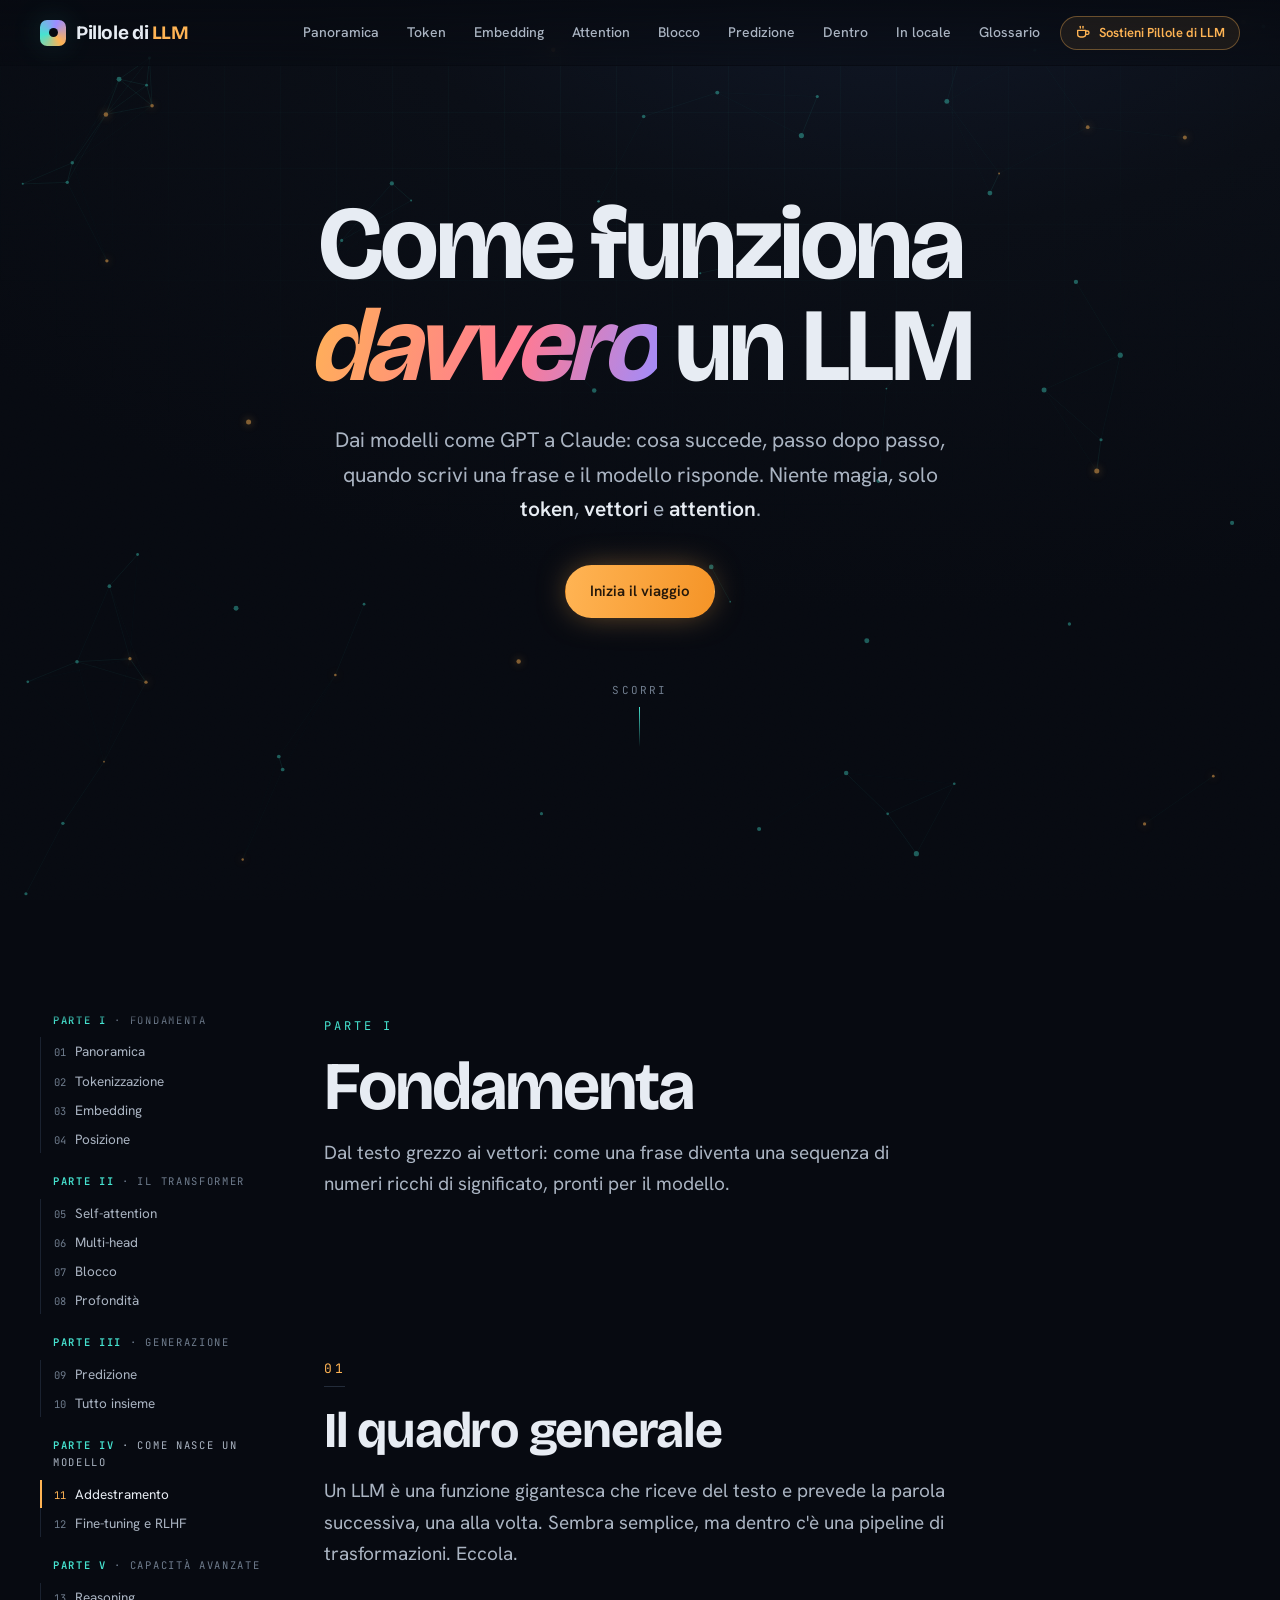
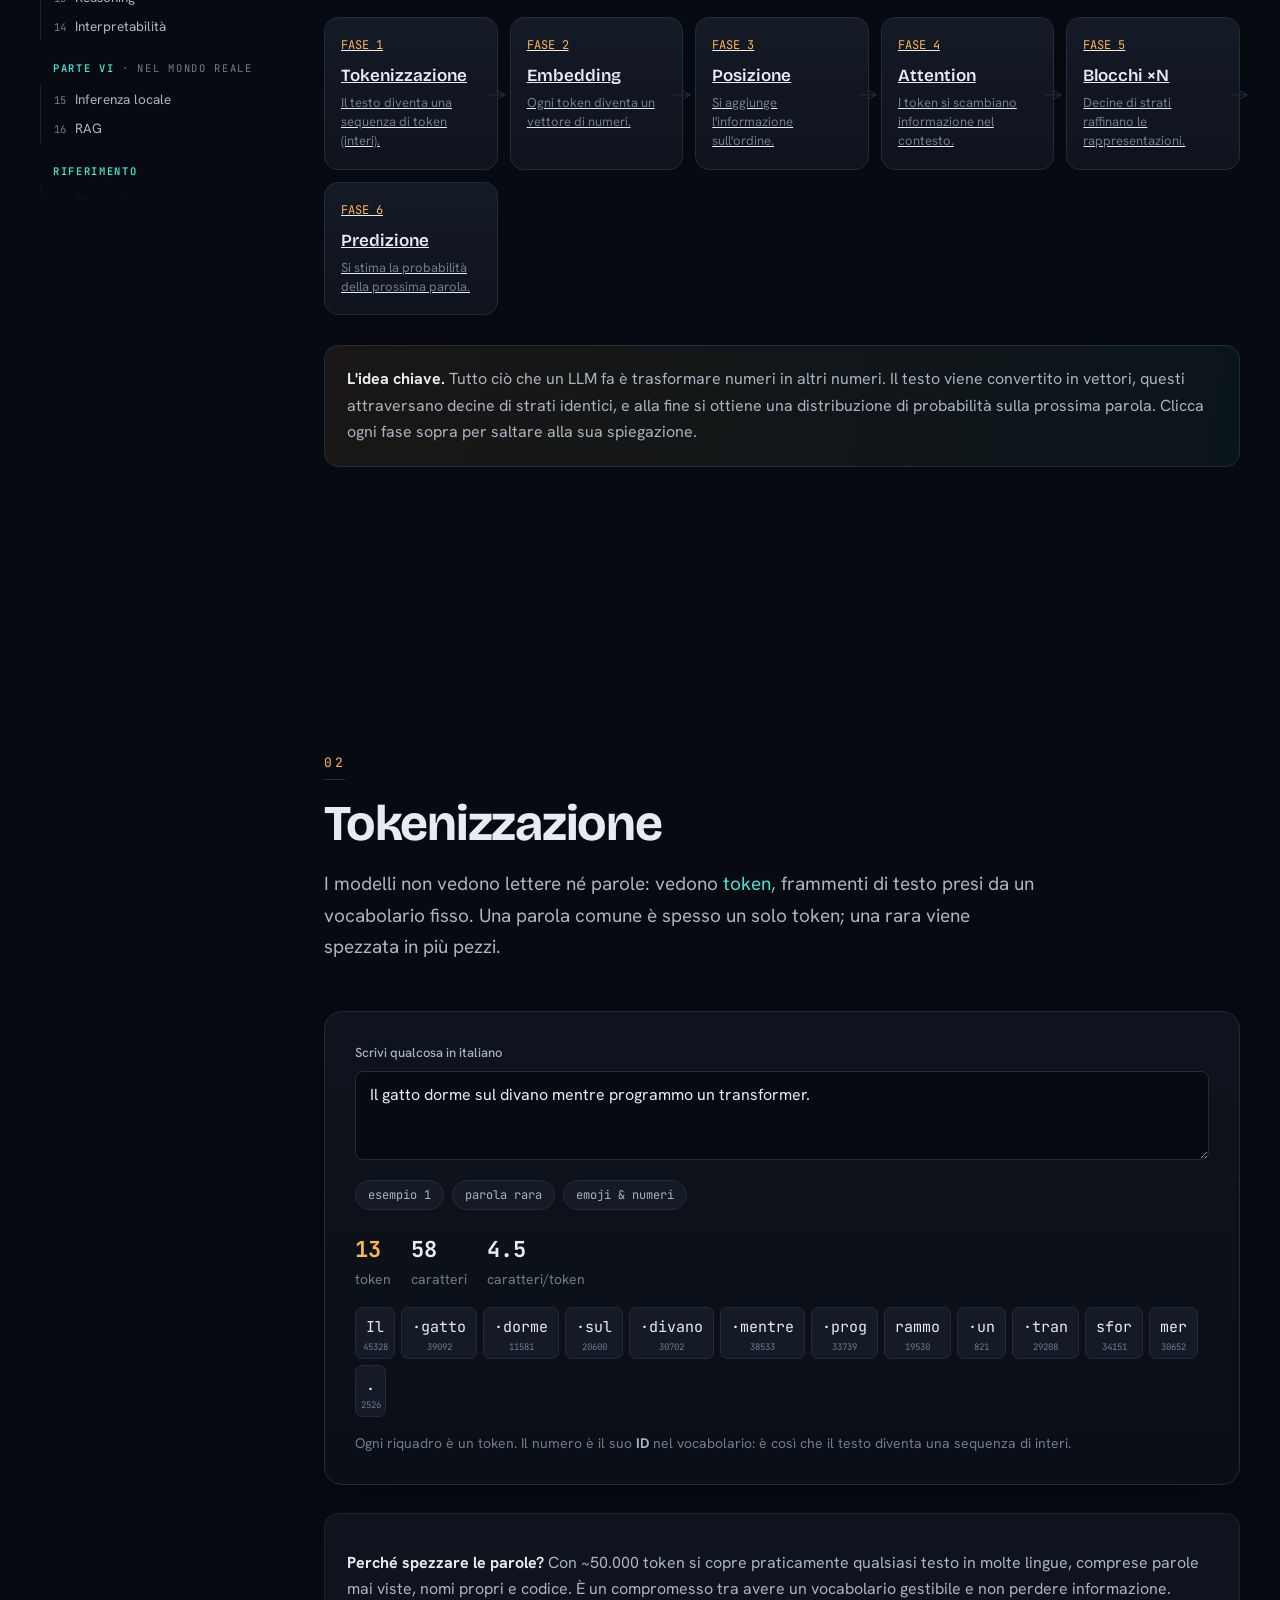
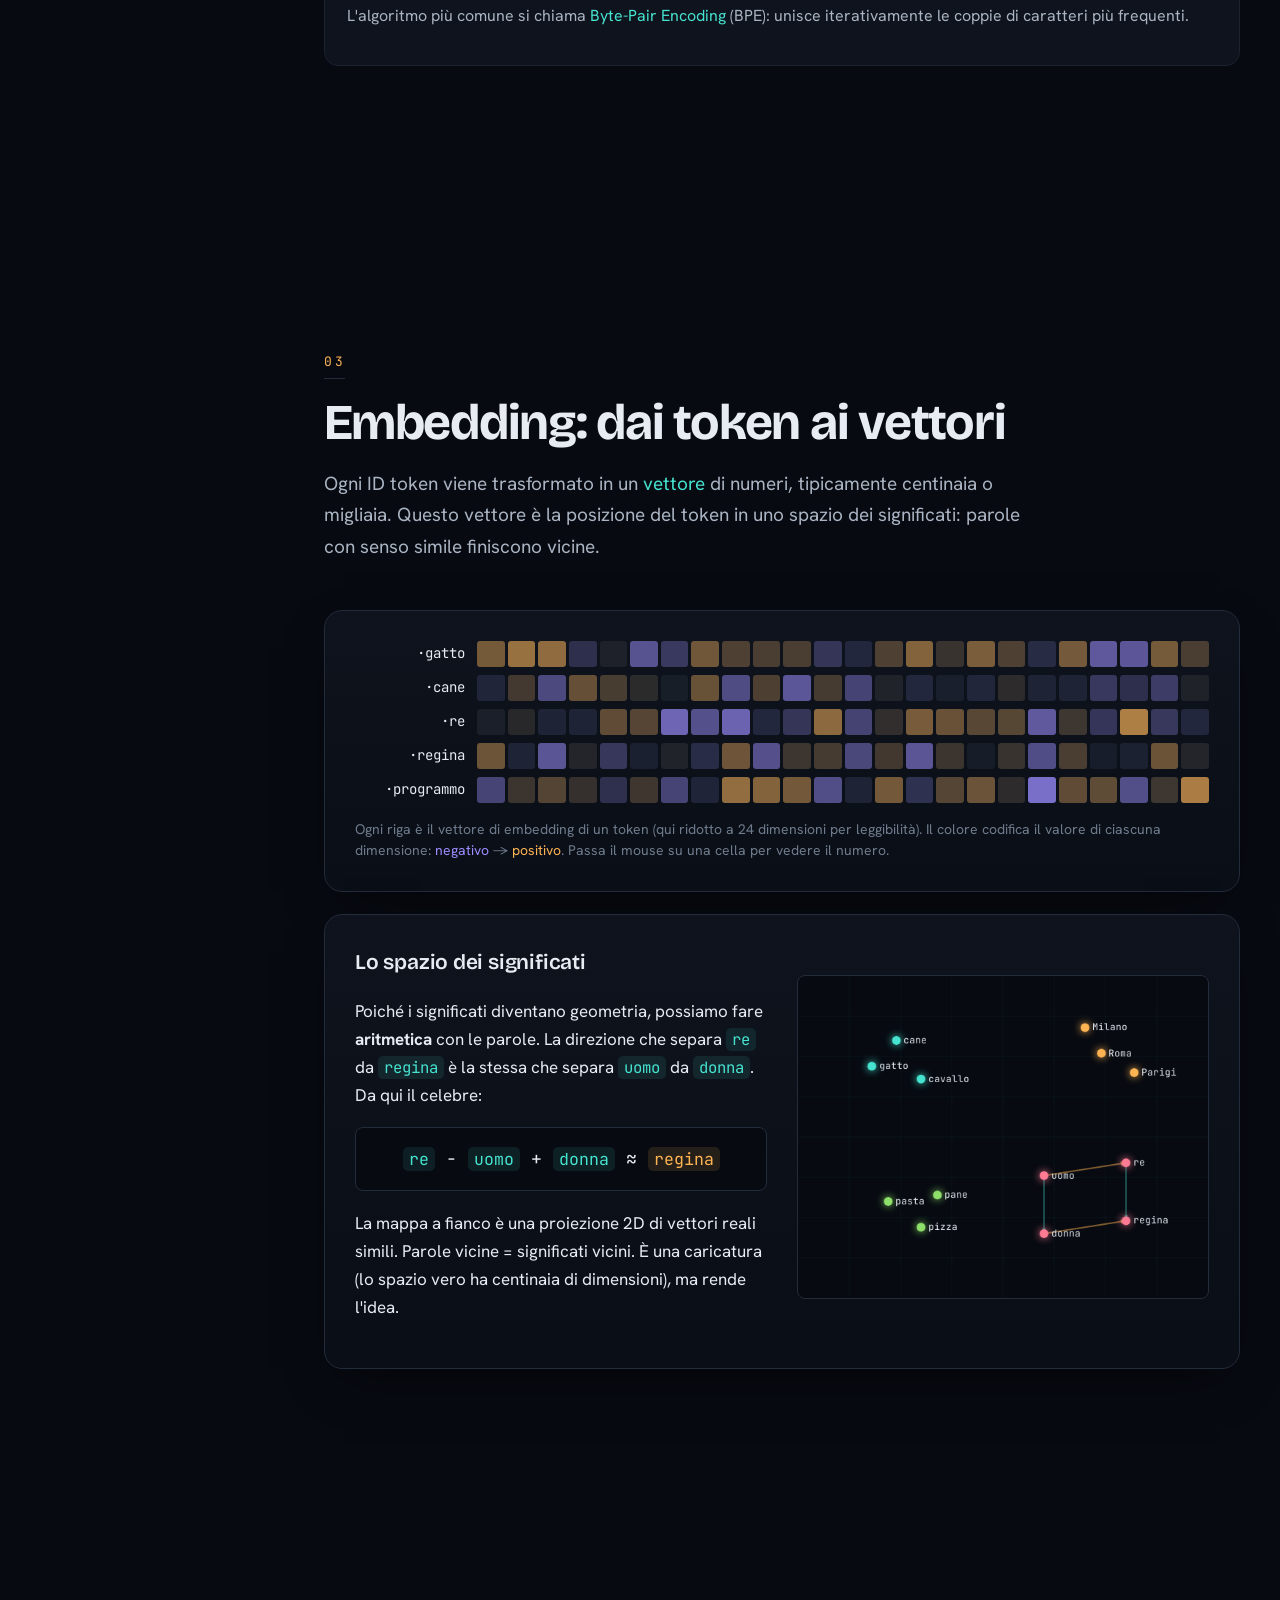
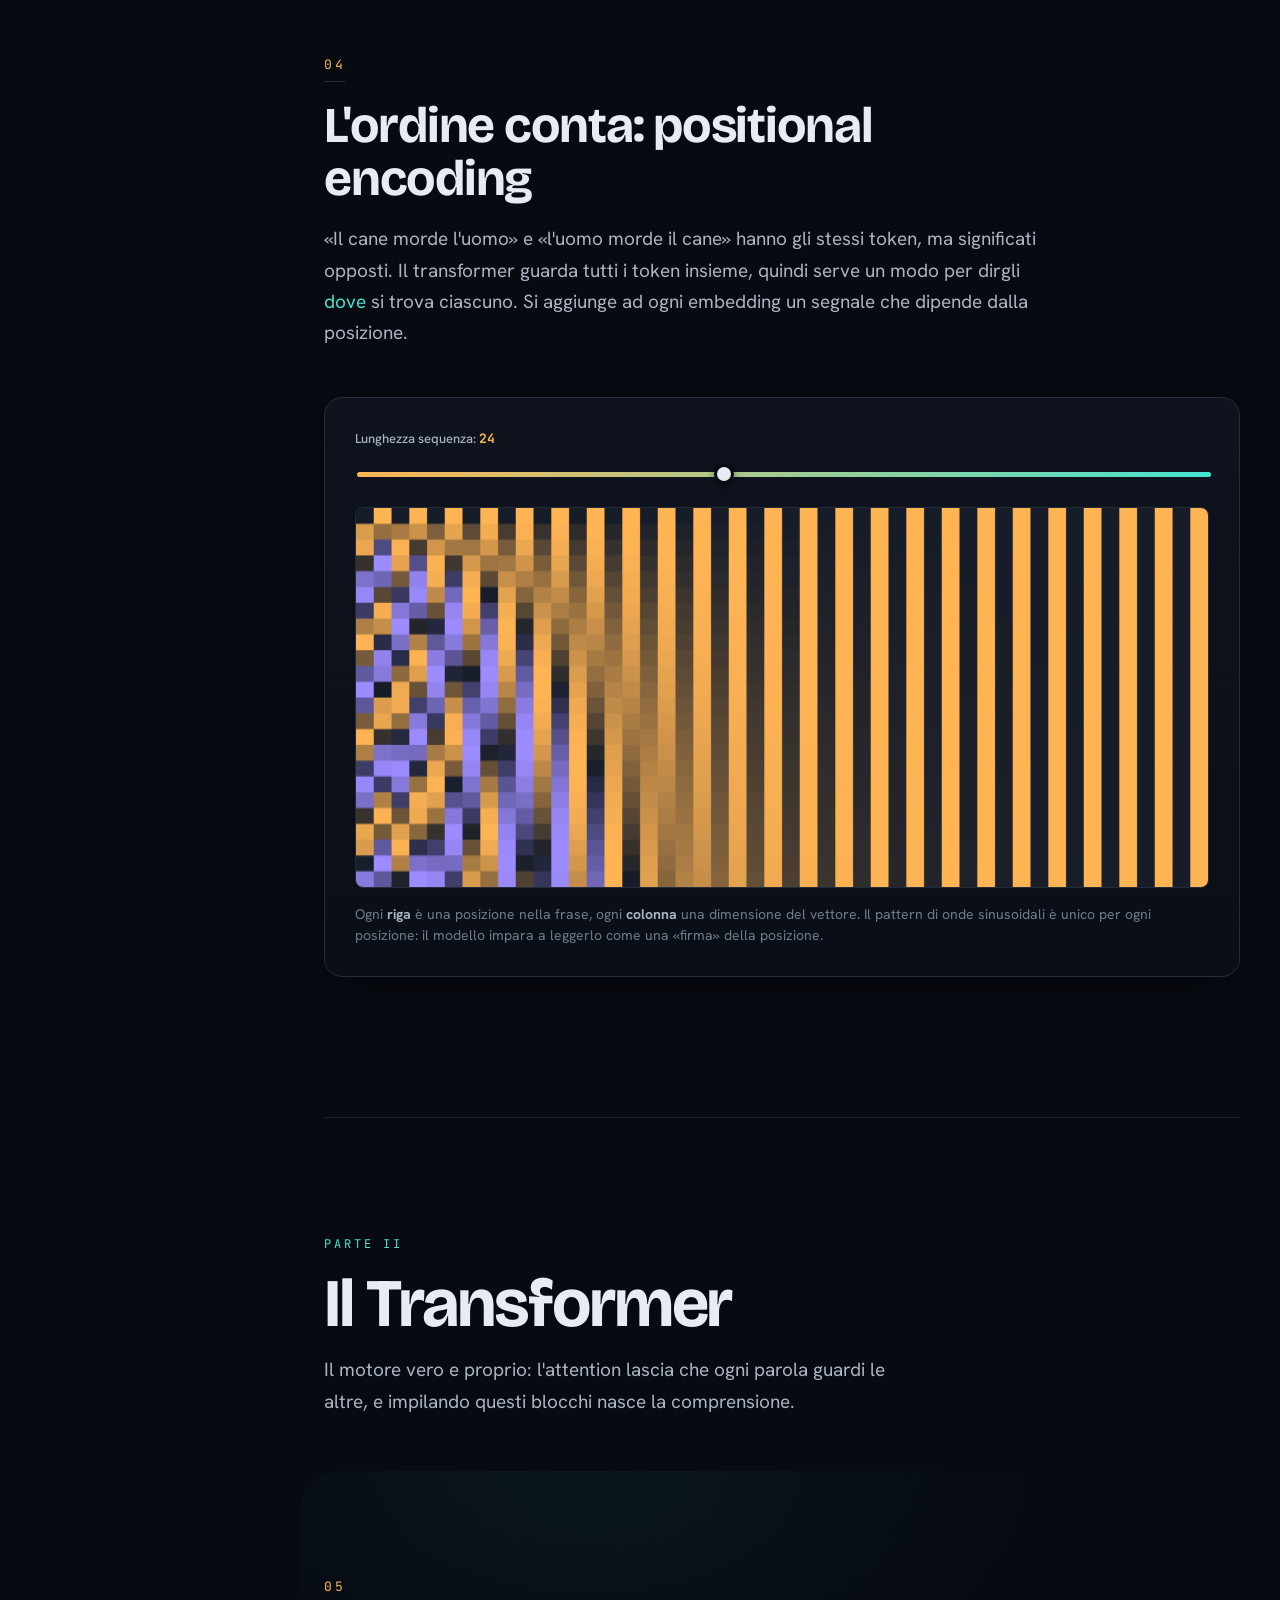
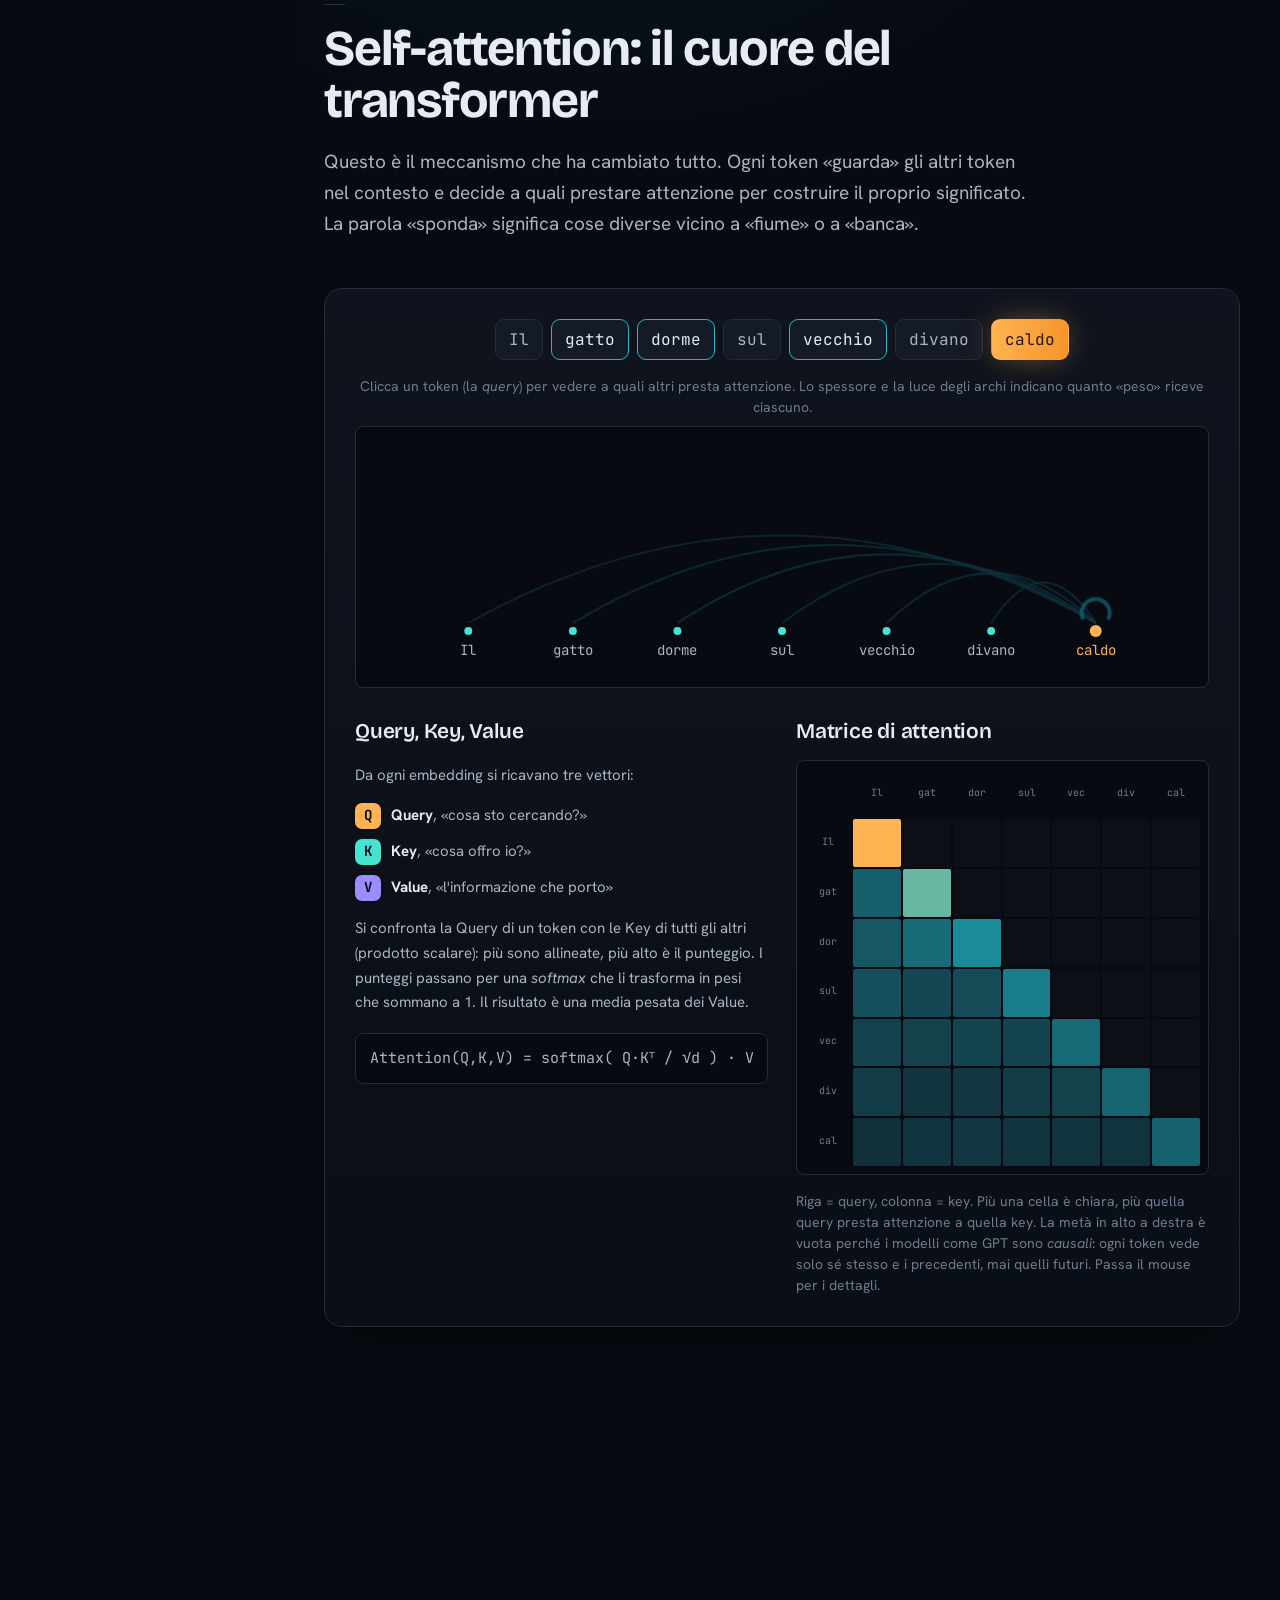
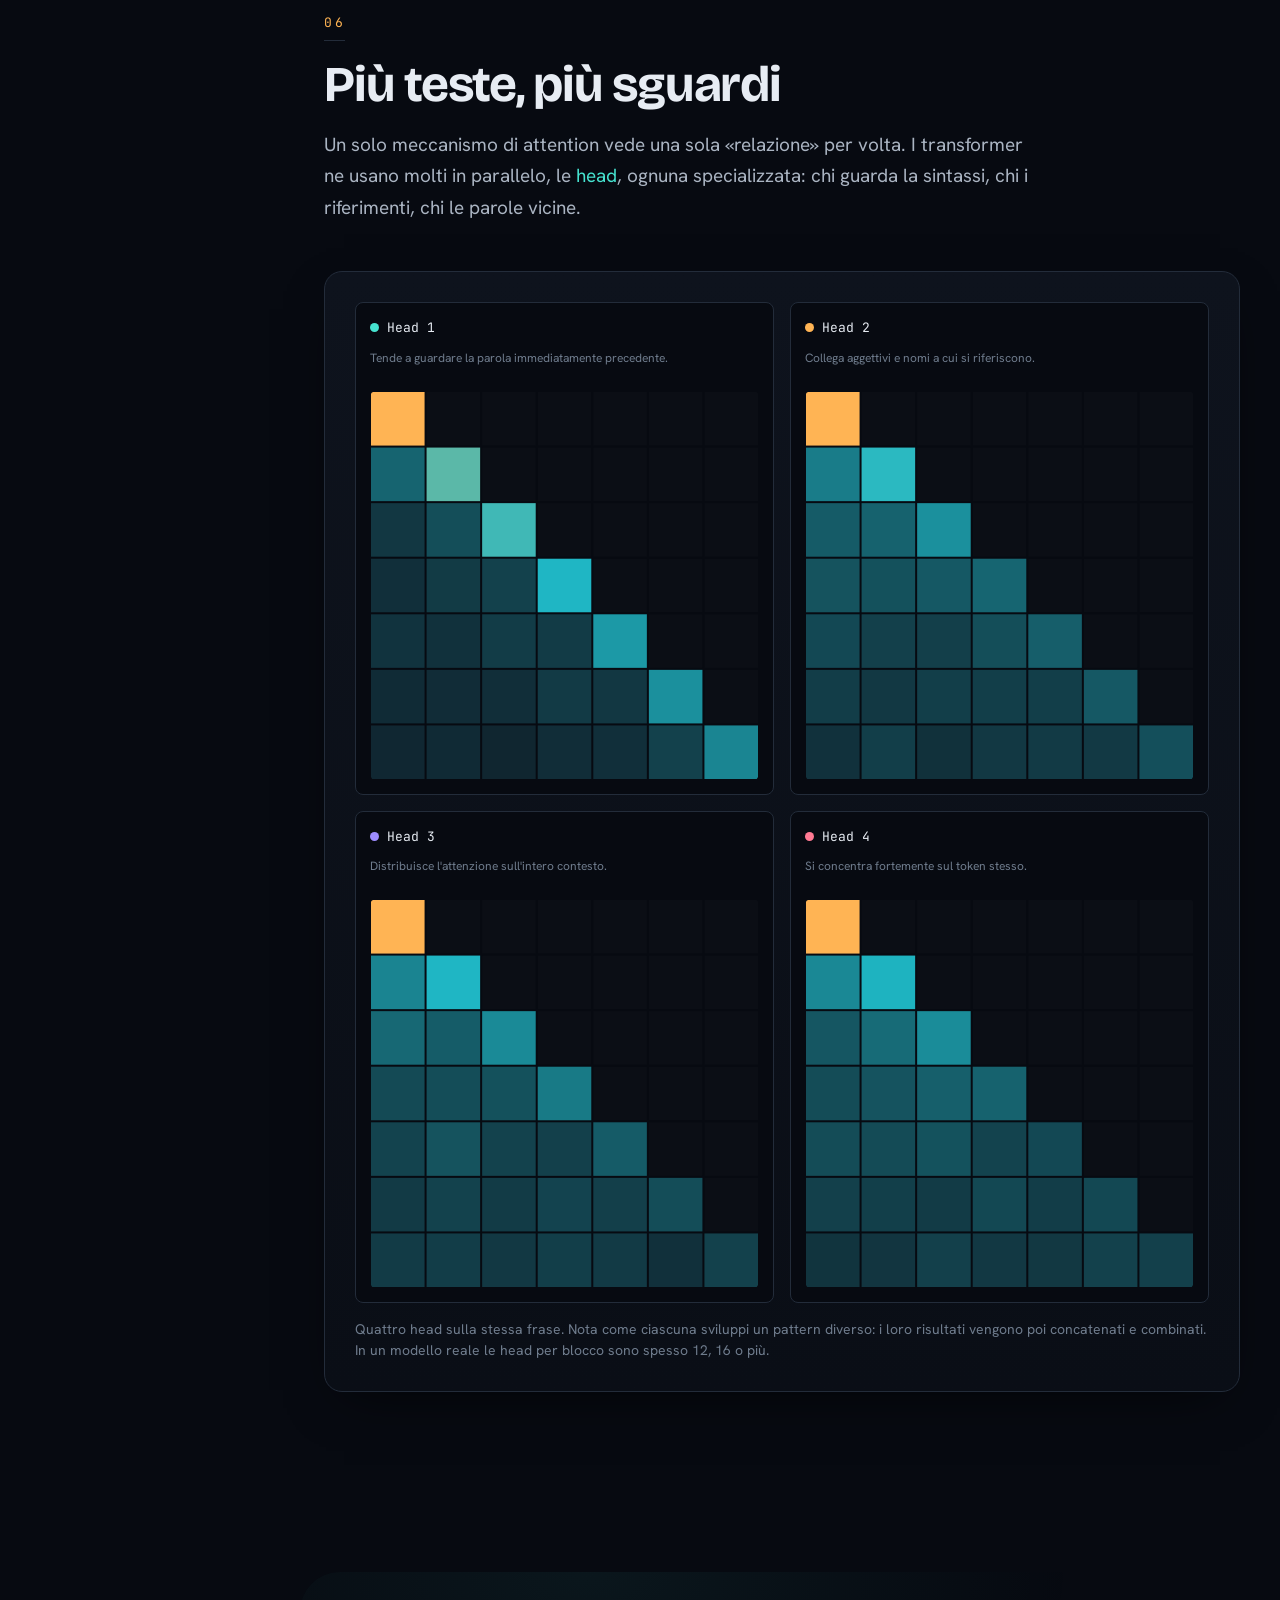
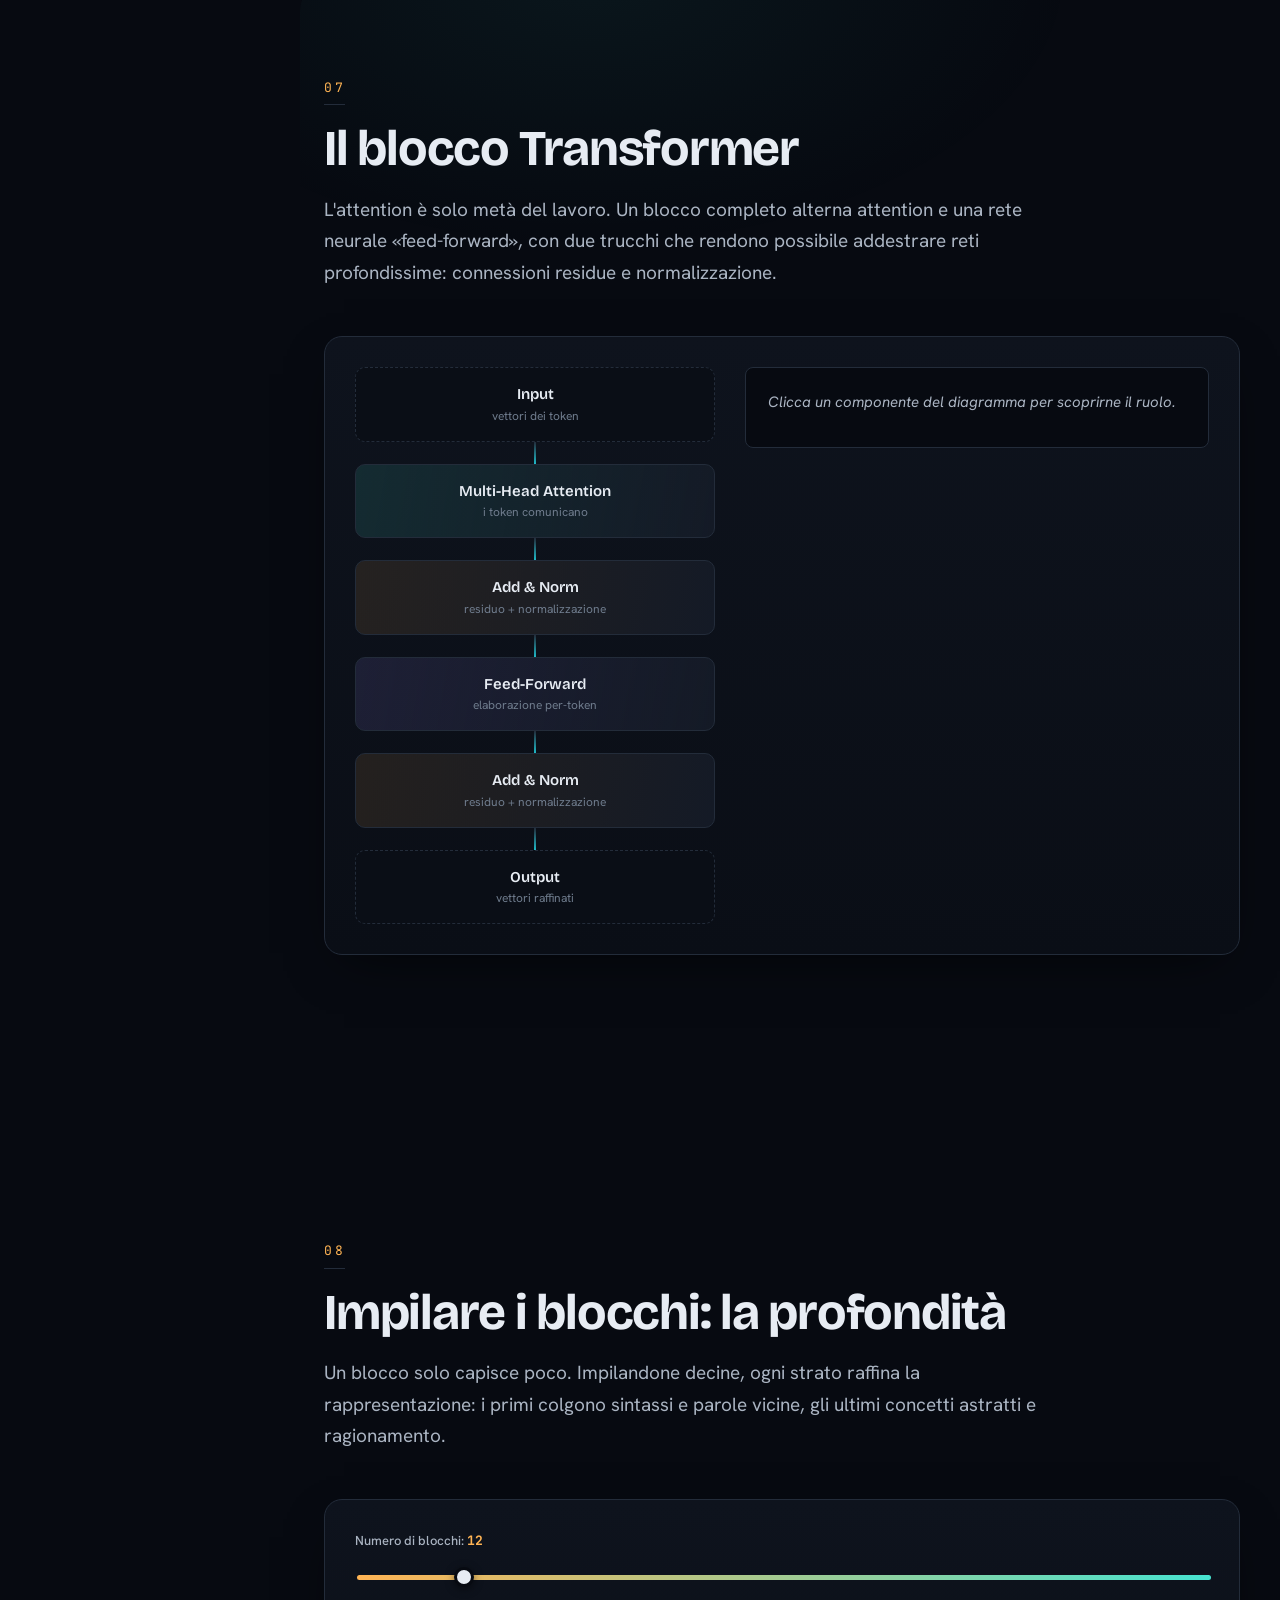
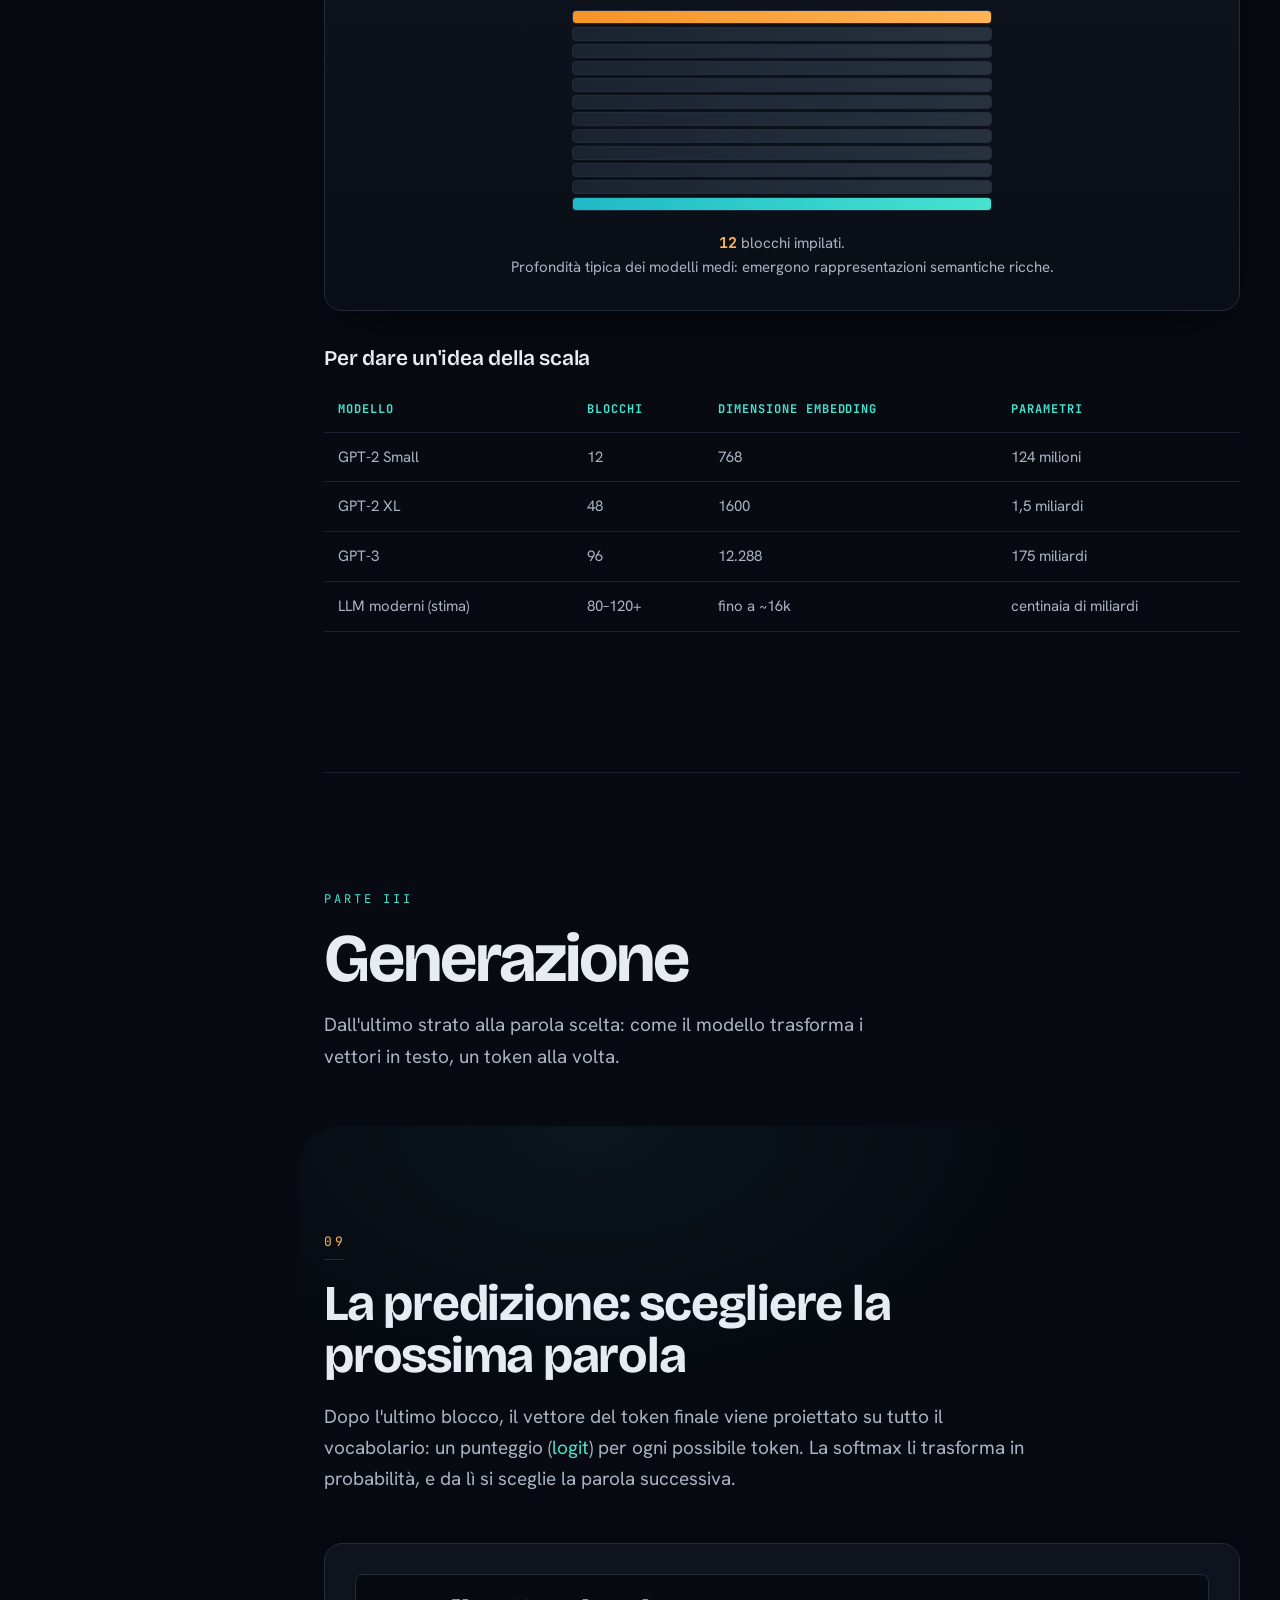
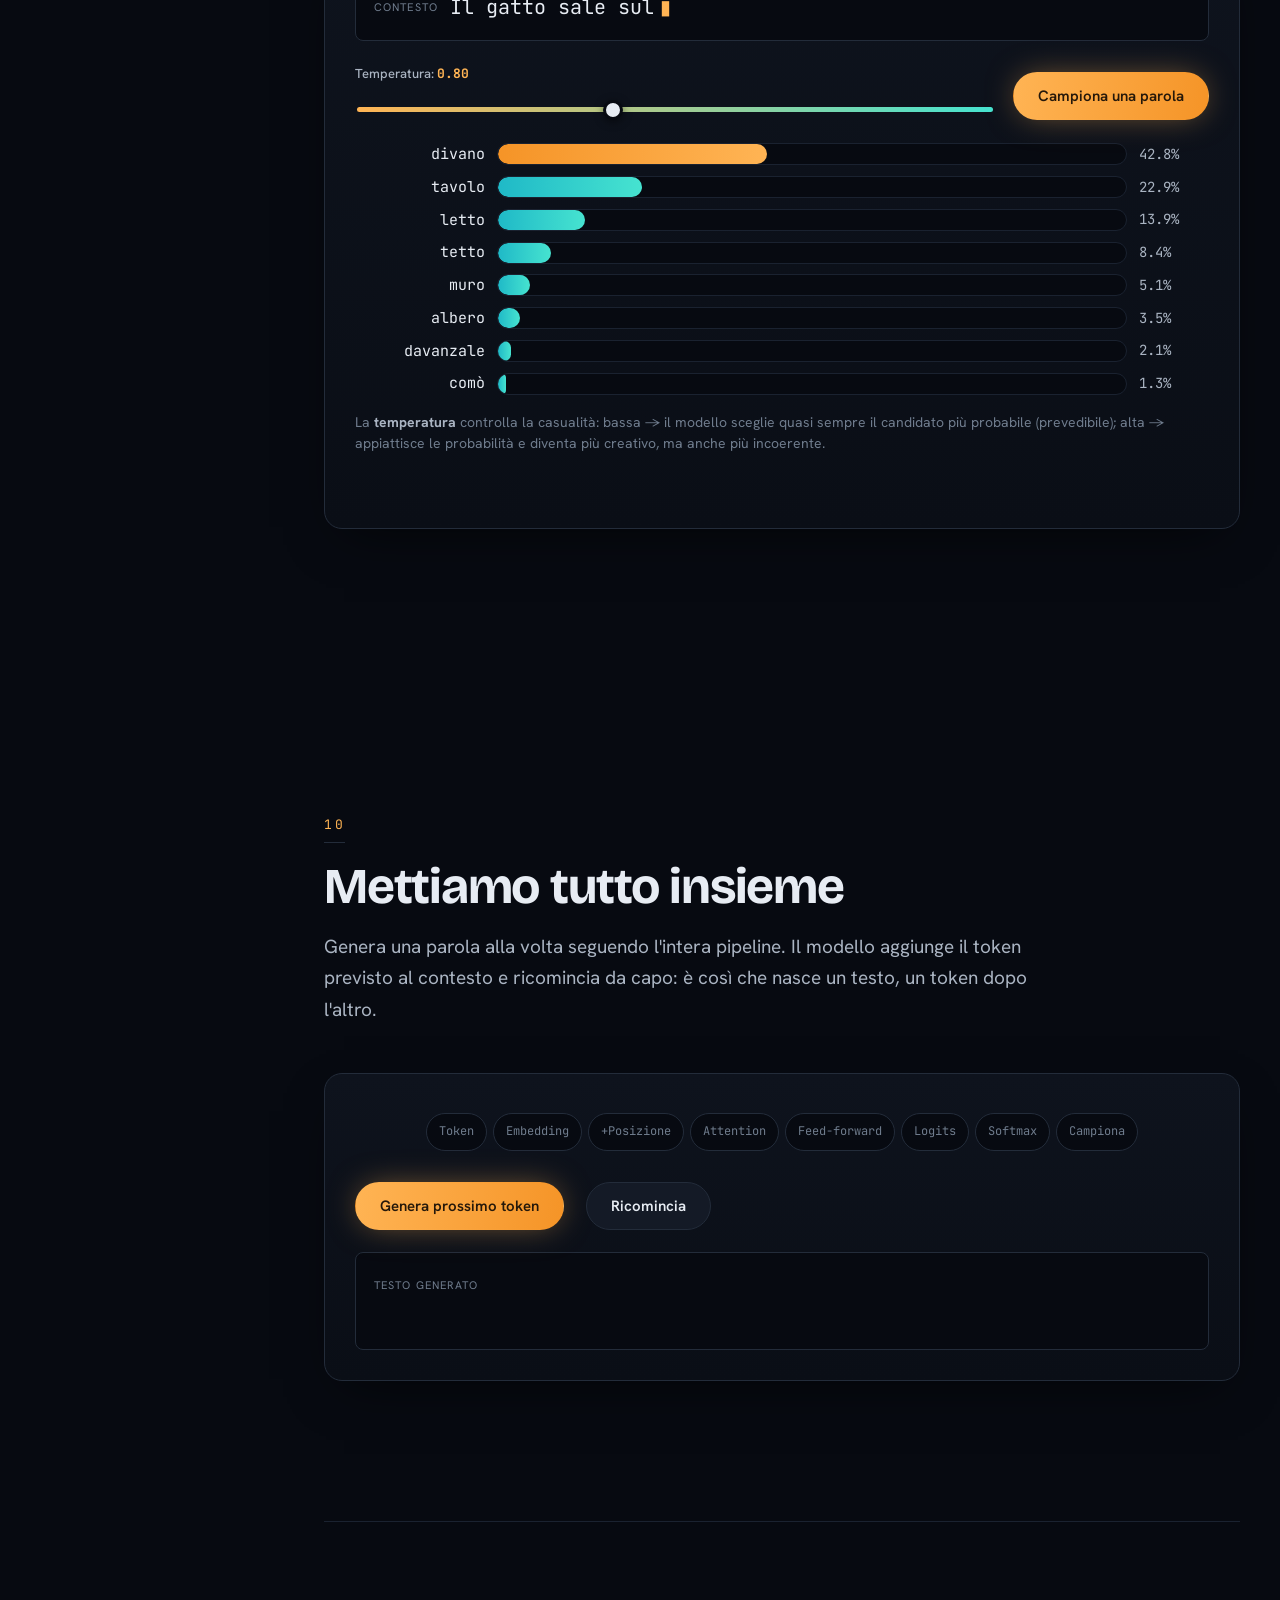
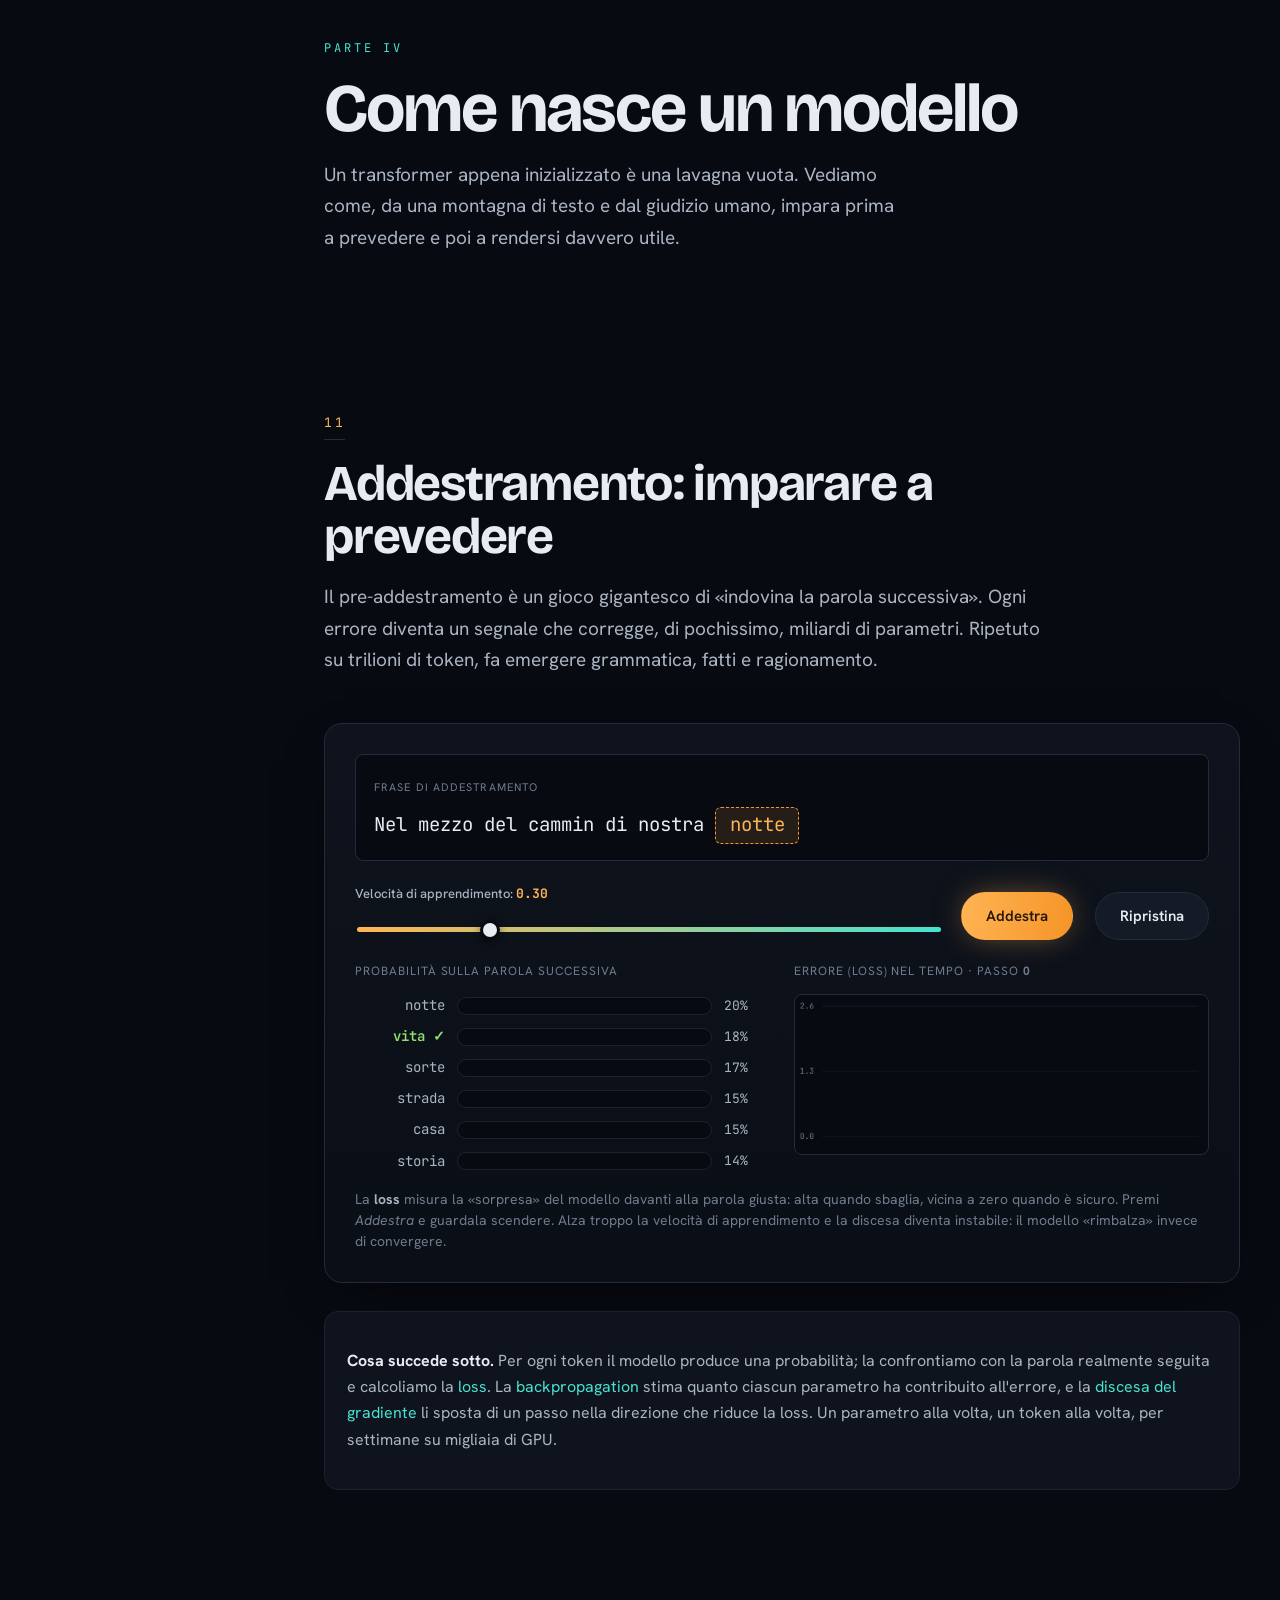
<file: index.html>
<!DOCTYPE html>
<html lang="it">
<head>
  <meta charset="UTF-8" />
  <meta name="viewport" content="width=device-width, initial-scale=1.0" />
  <title>Pillole di LLM · La guida visuale ai Transformer</title>
  <meta name="description" content="Una guida interattiva in italiano per capire davvero come funzionano i Large Language Model e l'architettura Transformer: tokenizzazione, embedding, attention, predizione." />
  <meta name="author" content="" />
  <link rel="canonical" href="https://alessiodonato.github.io/pillole-di-llm/" />

  <!-- Open Graph -->
  <meta property="og:type" content="website" />
  <meta property="og:url" content="https://alessiodonato.github.io/pillole-di-llm/" />
  <meta property="og:site_name" content="Pillole di LLM" />
  <meta property="og:title" content="Pillole di LLM · Guida visuale ai Transformer" />
  <meta property="og:description" content="Capisci davvero i Large Language Model: tokenizzazione, embedding, self-attention e predizione, spiegati con visualizzazioni interattive in italiano." />
  <meta property="og:image" content="https://alessiodonato.github.io/pillole-di-llm/og-image.png" />
  <meta property="og:image:width" content="2400" />
  <meta property="og:image:height" content="1260" />
  <meta property="og:image:alt" content="Pillole di LLM — guida interattiva: come funziona davvero un LLM" />
  <meta name="theme-color" content="#0a0e16" />

  <!-- Twitter / X -->
  <meta name="twitter:card" content="summary_large_image" />
  <meta name="twitter:title" content="Pillole di LLM · Guida visuale ai Transformer" />
  <meta name="twitter:description" content="Token, attention e predizione spiegati con visualizzazioni interattive, in italiano." />
  <meta name="twitter:image" content="https://alessiodonato.github.io/pillole-di-llm/og-image.png" />

  <link rel="preconnect" href="https://fonts.googleapis.com" />
  <link rel="preconnect" href="https://fonts.gstatic.com" crossorigin />
  <link href="https://fonts.googleapis.com/css2?family=Bricolage+Grotesque:opsz,wght@12..96,300..800&family=Hanken+Grotesk:wght@300;400;500;600;700&family=JetBrains+Mono:wght@400;500;700&display=swap" rel="stylesheet" />

  <link rel="stylesheet" href="css/styles.css" />

  <!-- Dati strutturati -->
  <script type="application/ld+json">
  {
    "@context": "https://schema.org",
    "@type": "WebSite",
    "name": "Pillole di LLM",
    "url": "https://alessiodonato.github.io/pillole-di-llm/",
    "description": "Guida interattiva in italiano per capire come funzionano i Large Language Model e l'architettura Transformer.",
    "inLanguage": "it"
  }
  </script>
</head>
<body>
  <div class="grain" aria-hidden="true"></div>
  <div class="bg-grid" aria-hidden="true"></div>

  <!-- Progress bar -->
  <div class="scroll-progress" id="scrollProgress" aria-hidden="true"></div>

  <!-- ===================== NAV ===================== -->
  <header class="nav" id="nav">
    <a href="#top" class="nav__brand">
      <span class="nav__logo" aria-hidden="true">
        <span class="nav__logo-dot"></span>
      </span>
      <span class="nav__title">Pillole di <span class="nav__title-accent">LLM</span></span>
    </a>
    <nav class="nav__links" aria-label="Sezioni">
      <a href="#panoramica">Panoramica</a>
      <a href="#tokenizzazione">Token</a>
      <a href="#embedding">Embedding</a>
      <a href="#attention">Attention</a>
      <a href="#blocco">Blocco</a>
      <a href="#predizione">Predizione</a>
      <a href="#interpretabilita">Dentro</a>
      <a href="#inferenza-locale">In locale</a>
      <a href="#glossario">Glossario</a>
    </nav>
    <a class="coffee-btn" href="https://buymeacoffee.com/alessiodons" target="_blank" rel="noopener" aria-label="Sostieni Pillole di LLM su Buy Me a Coffee">
      <svg class="coffee-btn__ico" width="16" height="16" viewBox="0 0 24 24" fill="none" stroke="currentColor" stroke-width="2" stroke-linecap="round" stroke-linejoin="round" aria-hidden="true">
        <path d="M8 2v2.5" /><path d="M12 2v2.5" /><path d="M4 8h12v6a4 4 0 0 1-4 4H8a4 4 0 0 1-4-4V8Z" /><path d="M16 9h2.5a2.5 2.5 0 0 1 0 5H16" />
      </svg>
      <span class="coffee-btn__txt">Sostieni Pillole di LLM</span>
    </a>
    <button class="nav__menu-btn" id="menuBtn" aria-label="Apri menu" aria-expanded="false">
      <span></span><span></span><span></span>
    </button>
  </header>

  <main id="top">

    <!-- ===================== HERO ===================== -->
    <section class="hero" id="hero">
      <canvas class="hero__canvas" id="heroCanvas" aria-hidden="true"></canvas>
      <div class="hero__inner">
        <h1 class="hero__title">
          Come funziona<br />
          <span class="hero__title-accent">davvero</span> un LLM
        </h1>
        <p class="hero__lead">
          Dai modelli come GPT a Claude: cosa succede, passo dopo passo, quando scrivi una frase
          e il modello risponde. Niente magia, solo <strong>token</strong>, <strong>vettori</strong>
          e <strong>attention</strong>.
        </p>
        <div class="hero__cta">
          <a href="#panoramica" class="btn btn--primary">Inizia il viaggio</a>
        </div>
        <div class="hero__scroll" aria-hidden="true">
          <span>scorri</span>
          <span class="hero__scroll-line"></span>
        </div>
      </div>
    </section>

    <div class="shell">
      <aside class="toc" id="toc" aria-label="Indice della guida"></aside>
      <div class="shell__main">

      <!-- ===================== PARTE I ===================== -->
      <header class="part" id="p-fondamenta" data-reveal>
        <span class="part__kicker"></span>
        <h2 class="part__title">Fondamenta</h2>
        <p class="part__desc">Dal testo grezzo ai vettori: come una frase diventa una sequenza di numeri ricchi di significato, pronti per il modello.</p>
      </header>

    <!-- ===================== PANORAMICA ===================== -->
    <section class="section" id="panoramica" data-reveal>
      <div class="section__head">
        <span class="section__num">01</span>
        <h2 class="section__title">Il quadro generale</h2>
        <p class="section__sub">
          Un LLM è una funzione gigantesca che riceve del testo e prevede la parola successiva,
          una alla volta. Sembra semplice, ma dentro c'è una pipeline di trasformazioni. Eccola.
        </p>
      </div>

      <div class="pipeline" id="pipeline">
        <!-- popolata da JS -->
      </div>

      <div class="callout">
        <strong>L'idea chiave.</strong> Tutto ciò che un LLM fa è trasformare numeri in altri numeri.
        Il testo viene convertito in vettori, questi attraversano decine di strati identici, e alla
        fine si ottiene una distribuzione di probabilità sulla prossima parola. Clicca ogni fase
        sopra per saltare alla sua spiegazione.
      </div>
    </section>

    <!-- ===================== TOKENIZZAZIONE ===================== -->
    <section class="section" id="tokenizzazione" data-reveal>
      <div class="section__head">
        <span class="section__num">02</span>
        <h2 class="section__title">Tokenizzazione</h2>
        <p class="section__sub">
          I modelli non vedono lettere né parole: vedono <em>token</em>, frammenti di testo presi da
          un vocabolario fisso. Una parola comune è spesso un solo token; una rara viene spezzata in più pezzi.
        </p>
      </div>

      <div class="demo" data-demo="tokenizer">
        <div class="demo__controls">
          <label class="field">
            <span class="field__label">Scrivi qualcosa in italiano</span>
            <textarea id="tokInput" class="field__input" rows="3" spellcheck="false">Il gatto dorme sul divano mentre programmo un transformer.</textarea>
          </label>
          <div class="demo__chips" role="group" aria-label="Esempi">
            <button class="chip-btn" data-tok-example="L'intelligenza artificiale impara dai dati.">esempio 1</button>
            <button class="chip-btn" data-tok-example="Antidisestablishmentarianism è una parola lunghissima.">parola rara</button>
            <button class="chip-btn" data-tok-example="Roma 🏛️ è la capitale d'Italia nel 2026!">emoji & numeri</button>
          </div>
        </div>
        <div class="demo__output">
          <div class="tok-stats" id="tokStats"></div>
          <div class="tok-tokens" id="tokTokens" aria-live="polite"></div>
          <p class="demo__hint">Ogni riquadro è un token. Il numero è il suo <strong>ID</strong> nel vocabolario:
            è così che il testo diventa una sequenza di interi.</p>
        </div>
      </div>

      <div class="note">
        <p><strong>Perché spezzare le parole?</strong> Con ~50.000 token si copre praticamente
        qualsiasi testo in molte lingue, comprese parole mai viste, nomi propri e codice. È un
        compromesso tra avere un vocabolario gestibile e non perdere informazione. L'algoritmo più
        comune si chiama <em>Byte-Pair Encoding</em> (BPE): unisce iterativamente le coppie di
        caratteri più frequenti.</p>
      </div>
    </section>

    <!-- ===================== EMBEDDING ===================== -->
    <section class="section" id="embedding" data-reveal>
      <div class="section__head">
        <span class="section__num">03</span>
        <h2 class="section__title">Embedding: dai token ai vettori</h2>
        <p class="section__sub">
          Ogni ID token viene trasformato in un <em>vettore</em> di numeri, tipicamente centinaia o
          migliaia. Questo vettore è la posizione del token in uno spazio dei significati: parole con
          senso simile finiscono vicine.
        </p>
      </div>

      <div class="demo" data-demo="embedding">
        <div class="emb-vectors" id="embVectors"></div>
        <p class="demo__hint">Ogni riga è il vettore di embedding di un token (qui ridotto a 24 dimensioni
          per leggibilità). Il colore codifica il valore di ciascuna dimensione: <span class="legend-neg">negativo</span> →
          <span class="legend-pos">positivo</span>. Passa il mouse su una cella per vedere il numero.</p>
      </div>

      <div class="demo demo--split" data-demo="semantic">
        <div class="semantic__text">
          <h3 class="h3">Lo spazio dei significati</h3>
          <p>Poiché i significati diventano geometria, possiamo fare <strong>aritmetica</strong> con le
            parole. La direzione che separa <span class="kw">re</span> da <span class="kw">regina</span> è la
            stessa che separa <span class="kw">uomo</span> da <span class="kw">donna</span>. Da qui il
            celebre:</p>
          <p class="equation"><span class="kw">re</span> − <span class="kw">uomo</span> + <span class="kw">donna</span> ≈ <span class="kw kw--hot">regina</span></p>
          <p>La mappa a fianco è una proiezione 2D di vettori reali simili. Parole vicine = significati
            vicini. È una caricatura (lo spazio vero ha centinaia di dimensioni), ma rende l'idea.</p>
        </div>
        <div class="semantic__map">
          <canvas id="semanticCanvas" width="560" height="440" aria-label="Mappa dello spazio semantico"></canvas>
        </div>
      </div>
    </section>

    <!-- ===================== POSITIONAL ENCODING ===================== -->
    <section class="section" id="posizione" data-reveal>
      <div class="section__head">
        <span class="section__num">04</span>
        <h2 class="section__title">L'ordine conta: positional encoding</h2>
        <p class="section__sub">
          «Il cane morde l'uomo» e «l'uomo morde il cane» hanno gli stessi token, ma significati opposti.
          Il transformer guarda tutti i token insieme, quindi serve un modo per dirgli <em>dove</em>
          si trova ciascuno. Si aggiunge ad ogni embedding un segnale che dipende dalla posizione.
        </p>
      </div>

      <div class="demo" data-demo="posenc">
        <div class="demo__controls demo__controls--inline">
          <label class="field field--slider">
            <span class="field__label">Lunghezza sequenza: <b id="posLenVal">24</b></span>
            <input type="range" id="posLen" min="6" max="48" value="24" />
          </label>
        </div>
        <canvas id="posCanvas" width="720" height="320" aria-label="Mappa del positional encoding sinusoidale"></canvas>
        <p class="demo__hint">Ogni <strong>riga</strong> è una posizione nella frase, ogni <strong>colonna</strong>
          una dimensione del vettore. Il pattern di onde sinusoidali è unico per ogni posizione: il
          modello impara a leggerlo come una «firma» della posizione.</p>
      </div>
    </section>

      <!-- ===================== PARTE II ===================== -->
      <header class="part" id="p-transformer" data-reveal>
        <span class="part__kicker"></span>
        <h2 class="part__title">Il Transformer</h2>
        <p class="part__desc">Il motore vero e proprio: l'attention lascia che ogni parola guardi le altre, e impilando questi blocchi nasce la comprensione.</p>
      </header>

    <!-- ===================== ATTENTION ===================== -->
    <section class="section section--feature" id="attention" data-reveal>
      <div class="section__head">
        <span class="section__num">05</span>
        <h2 class="section__title">Self-attention: il cuore del transformer</h2>
        <p class="section__sub">
          Questo è il meccanismo che ha cambiato tutto. Ogni token «guarda» gli altri token nel contesto
          e decide a quali prestare attenzione per costruire il proprio significato.
          La parola «sponda» significa cose diverse vicino a «fiume» o a «banca».
        </p>
      </div>

      <div class="demo" data-demo="attention">
        <div class="att-sentence" id="attSentence" aria-live="polite"></div>
        <p class="demo__hint demo__hint--center">Clicca un token (la <em>query</em>) per vedere a quali altri
          presta attenzione. Lo spessore e la luce degli archi indicano quanto «peso» riceve ciascuno.</p>

        <div class="att-viz">
          <canvas id="attCanvas" width="900" height="260" aria-label="Archi di attention tra i token"></canvas>
        </div>

        <div class="att-grid">
          <div class="att-qkv">
            <h3 class="h3">Query, Key, Value</h3>
            <p>Da ogni embedding si ricavano tre vettori:</p>
            <ul class="att-qkv__list">
              <li><span class="qkv-tag qkv-tag--q">Q</span> <b>Query</b>, «cosa sto cercando?»</li>
              <li><span class="qkv-tag qkv-tag--k">K</span> <b>Key</b>, «cosa offro io?»</li>
              <li><span class="qkv-tag qkv-tag--v">V</span> <b>Value</b>, «l'informazione che porto»</li>
            </ul>
            <p>Si confronta la Query di un token con le Key di tutti gli altri (prodotto scalare): più
              sono allineate, più alto è il punteggio. I punteggi passano per una <em>softmax</em> che li
              trasforma in pesi che sommano a 1. Il risultato è una media pesata dei Value.</p>
            <p class="equation equation--sm">Attention(Q,K,V) = softmax( Q·Kᵀ / √d ) · V</p>
          </div>
          <div class="att-matrix">
            <h3 class="h3">Matrice di attention</h3>
            <div id="attMatrix" class="att-matrix__grid" aria-label="Matrice di attention"></div>
            <p class="demo__hint">Riga = query, colonna = key. Più una cella è chiara, più quella query
              presta attenzione a quella key. La metà in alto a destra è vuota perché i modelli come GPT
              sono <em>causali</em>: ogni token vede solo sé stesso e i precedenti, mai quelli futuri.
              Passa il mouse per i dettagli.</p>
          </div>
        </div>
      </div>
    </section>

    <!-- ===================== MULTI-HEAD ===================== -->
    <section class="section" id="multihead" data-reveal>
      <div class="section__head">
        <span class="section__num">06</span>
        <h2 class="section__title">Più teste, più sguardi</h2>
        <p class="section__sub">
          Un solo meccanismo di attention vede una sola «relazione» per volta. I transformer ne usano
          molti in parallelo, le <em>head</em>, ognuna specializzata: chi guarda la sintassi, chi i
          riferimenti, chi le parole vicine.
        </p>
      </div>

      <div class="demo" data-demo="multihead">
        <div class="heads" id="heads"></div>
        <p class="demo__hint">Quattro head sulla stessa frase. Nota come ciascuna sviluppi un pattern
          diverso: i loro risultati vengono poi concatenati e combinati. In un modello reale le head
          per blocco sono spesso 12, 16 o più.</p>
      </div>
    </section>

    <!-- ===================== BLOCCO TRANSFORMER ===================== -->
    <section class="section section--feature" id="blocco" data-reveal>
      <div class="section__head">
        <span class="section__num">07</span>
        <h2 class="section__title">Il blocco Transformer</h2>
        <p class="section__sub">
          L'attention è solo metà del lavoro. Un blocco completo alterna attention e una rete neurale
          «feed-forward», con due trucchi che rendono possibile addestrare reti profondissime:
          connessioni residue e normalizzazione.
        </p>
      </div>

      <div class="demo" data-demo="block">
        <div class="block-diagram" id="blockDiagram"></div>
        <div class="block-explain" id="blockExplain">
          <p class="block-explain__default">Clicca un componente del diagramma per scoprirne il ruolo.</p>
        </div>
      </div>
    </section>

    <!-- ===================== STACKING ===================== -->
    <section class="section" id="profondita" data-reveal>
      <div class="section__head">
        <span class="section__num">08</span>
        <h2 class="section__title">Impilare i blocchi: la profondità</h2>
        <p class="section__sub">
          Un blocco solo capisce poco. Impilandone decine, ogni strato raffina la rappresentazione:
          i primi colgono sintassi e parole vicine, gli ultimi concetti astratti e ragionamento.
        </p>
      </div>

      <div class="demo" data-demo="stack">
        <div class="demo__controls demo__controls--inline">
          <label class="field field--slider">
            <span class="field__label">Numero di blocchi: <b id="stackVal">12</b></span>
            <input type="range" id="stackN" min="1" max="96" value="12" />
          </label>
        </div>
        <div class="stack" id="stackViz" aria-hidden="true"></div>
        <div class="stack-info" id="stackInfo"></div>
      </div>

      <div class="scale-table">
        <h3 class="h3">Per dare un'idea della scala</h3>
        <table>
          <thead>
            <tr><th>Modello</th><th>Blocchi</th><th>Dimensione embedding</th><th>Parametri</th></tr>
          </thead>
          <tbody>
            <tr><td>GPT-2 Small</td><td>12</td><td>768</td><td>124 milioni</td></tr>
            <tr><td>GPT-2 XL</td><td>48</td><td>1600</td><td>1,5 miliardi</td></tr>
            <tr><td>GPT-3</td><td>96</td><td>12.288</td><td>175 miliardi</td></tr>
            <tr><td>LLM moderni (stima)</td><td>80–120+</td><td>fino a ~16k</td><td>centinaia di miliardi</td></tr>
          </tbody>
        </table>
      </div>
    </section>

      <!-- ===================== PARTE III ===================== -->
      <header class="part" id="p-generazione" data-reveal>
        <span class="part__kicker"></span>
        <h2 class="part__title">Generazione</h2>
        <p class="part__desc">Dall'ultimo strato alla parola scelta: come il modello trasforma i vettori in testo, un token alla volta.</p>
      </header>

    <!-- ===================== PREDIZIONE ===================== -->
    <section class="section section--feature" id="predizione" data-reveal>
      <div class="section__head">
        <span class="section__num">09</span>
        <h2 class="section__title">La predizione: scegliere la prossima parola</h2>
        <p class="section__sub">
          Dopo l'ultimo blocco, il vettore del token finale viene proiettato su tutto il vocabolario:
          un punteggio (<em>logit</em>) per ogni possibile token. La softmax li trasforma in probabilità,
          e da lì si sceglie la parola successiva.
        </p>
      </div>

      <div class="demo" data-demo="output">
        <div class="output__prompt">
          <span class="output__label">Contesto</span>
          <span class="output__text" id="outPrompt">Il gatto sale sul</span>
          <span class="output__caret">▮</span>
        </div>

        <div class="demo__controls demo__controls--inline">
          <label class="field field--slider">
            <span class="field__label">Temperatura: <b id="tempVal">0.8</b></span>
            <input type="range" id="tempSlider" min="0" max="200" value="80" />
          </label>
          <button class="btn btn--primary" id="sampleBtn">Campiona una parola</button>
        </div>

        <div class="output__bars" id="outBars"></div>
        <p class="demo__hint" id="outHint">La <strong>temperatura</strong> controlla la casualità: bassa
          → il modello sceglie quasi sempre il candidato più probabile (prevedibile); alta → appiattisce
          le probabilità e diventa più creativo, ma anche più incoerente.</p>
        <div class="output__result" id="outResult" aria-live="polite"></div>
      </div>
    </section>

    <!-- ===================== RICAPITOLAZIONE ===================== -->
    <section class="section" id="insieme" data-reveal>
      <div class="section__head">
        <span class="section__num">10</span>
        <h2 class="section__title">Mettiamo tutto insieme</h2>
        <p class="section__sub">
          Genera una parola alla volta seguendo l'intera pipeline. Il modello aggiunge il token previsto
          al contesto e ricomincia da capo: è così che nasce un testo, un token dopo l'altro.
        </p>
      </div>

      <div class="demo" data-demo="loop">
        <div class="loop__stage" id="loopStage"></div>
        <div class="demo__controls demo__controls--inline">
          <button class="btn btn--primary" id="loopStep">Genera prossimo token</button>
          <button class="btn btn--ghost" id="loopReset">Ricomincia</button>
        </div>
        <div class="loop__output">
          <span class="output__label">Testo generato</span>
          <p class="loop__text" id="loopText"></p>
        </div>
      </div>
    </section>

      <!-- ===================== PARTE · COME NASCE UN MODELLO ===================== -->
      <header class="part" id="p-nascita" data-reveal>
        <span class="part__kicker"></span>
        <h2 class="part__title">Come nasce un modello</h2>
        <p class="part__desc">Un transformer appena inizializzato è una lavagna vuota. Vediamo come, da una montagna di testo e dal giudizio umano, impara prima a prevedere e poi a rendersi davvero utile.</p>
      </header>

    <!-- ===================== ADDESTRAMENTO ===================== -->
    <section class="section" id="addestramento" data-reveal>
      <div class="section__head">
        <span class="section__num"></span>
        <h2 class="section__title">Addestramento: imparare a prevedere</h2>
        <p class="section__sub">
          Il pre-addestramento è un gioco gigantesco di «indovina la parola successiva». Ogni errore
          diventa un segnale che corregge, di pochissimo, miliardi di parametri. Ripetuto su trilioni
          di token, fa emergere grammatica, fatti e ragionamento.
        </p>
      </div>

      <div class="demo" data-demo="train">
        <div class="train-task">
          <span class="output__label">Frase di addestramento</span>
          <p class="train-sentence">Nel mezzo del cammin di nostra <span class="train-blank" id="trainBlank">?</span></p>
        </div>

        <div class="demo__controls demo__controls--inline">
          <label class="field field--slider">
            <span class="field__label">Velocità di apprendimento: <b id="lrVal">0.30</b></span>
            <input type="range" id="lrSlider" min="5" max="120" value="30" />
          </label>
          <button class="btn btn--primary" id="trainStep">Addestra</button>
          <button class="btn btn--ghost" id="trainReset">Ripristina</button>
        </div>

        <div class="train-grid">
          <div class="train-panel">
            <span class="train-cap">Probabilità sulla parola successiva</span>
            <div class="train-bars" id="trainBars"></div>
          </div>
          <div class="train-panel">
            <span class="train-cap">Errore (loss) nel tempo · passo <b id="trainStepN">0</b></span>
            <canvas id="trainCanvas" width="520" height="200" aria-label="Curva della loss durante l'addestramento"></canvas>
          </div>
        </div>

        <p class="demo__hint" id="trainHint">La <strong>loss</strong> misura la «sorpresa» del modello
          davanti alla parola giusta: alta quando sbaglia, vicina a zero quando è sicuro. Premi
          <em>Addestra</em> e guardala scendere. Alza troppo la velocità di apprendimento e la discesa
          diventa instabile: il modello «rimbalza» invece di convergere.</p>
      </div>

      <div class="note">
        <p><strong>Cosa succede sotto.</strong> Per ogni token il modello produce una probabilità; la
        confrontiamo con la parola realmente seguita e calcoliamo la <em>loss</em>. La
        <em>backpropagation</em> stima quanto ciascun parametro ha contribuito all'errore, e la
        <em>discesa del gradiente</em> li sposta di un passo nella direzione che riduce la loss. Un
        parametro alla volta, un token alla volta, per settimane su migliaia di GPU.</p>
      </div>
    </section>

    <!-- ===================== FINE-TUNING / RLHF ===================== -->
    <section class="section section--feature" id="finetuning" data-reveal>
      <div class="section__head">
        <span class="section__num"></span>
        <h2 class="section__title">Fine-tuning e RLHF: da «sa tutto» a «è utile»</h2>
        <p class="section__sub">
          Dopo il pre-addestramento il modello conosce la lingua, ma non sa di dover essere d'aiuto:
          completa il testo e basta. Due fasi lo trasformano in un assistente, l'<em>instruction
          tuning</em> e l'allineamento alle preferenze umane.
        </p>
      </div>

      <div class="ft-stages">
        <div class="ft-stage">
          <span class="ft-stage__n">1</span>
          <h3 class="h3">Pre-addestramento</h3>
          <p>Prevede la parola successiva su mezzo internet. Sa <em>come</em> parla il mondo, ma a «Qual
            è la capitale?» potrebbe rispondere con un'altra domanda.</p>
        </div>
        <div class="ft-stage">
          <span class="ft-stage__n">2</span>
          <h3 class="h3">Instruction tuning</h3>
          <p>Lo si addestra su esempi di <em>istruzione → risposta utile</em> scritti da persone. Impara
            il formato «domanda e risposta» e a seguire le richieste.</p>
        </div>
        <div class="ft-stage">
          <span class="ft-stage__n">3</span>
          <h3 class="h3">Allineamento (RLHF)</h3>
          <p>Le persone indicano quale tra due risposte preferiscono. Da qui nasce un <em>modello di
            ricompensa</em> che spinge il modello verso risposte migliori.</p>
        </div>
      </div>

      <div class="demo" data-demo="rlhf">
        <h3 class="h3">Diventa tu l'annotatore</h3>
        <p class="ds4-lead">Per ogni richiesta scegli la risposta che preferisci. Ogni scelta insegna al
          <em>modello di ricompensa</em> che cosa premiare.</p>

        <div class="rlhf-stage" id="rlhfStage">
          <div class="rlhf-prompt"><span class="output__label">Richiesta</span> <span id="rlhfPrompt"></span></div>
          <div class="rlhf-cards" id="rlhfCards"></div>
          <div class="rlhf-prog" id="rlhfProg"></div>
        </div>

        <div class="rlhf-reward">
          <div class="rlhf-reward__head">
            <span class="field__label">Cosa premia il modello di ricompensa</span>
            <button class="btn btn--ghost btn--sm" id="rlhfReset">Ricomincia</button>
          </div>
          <div class="rlhf-bars" id="rlhfBars"></div>
        </div>

        <div class="rlhf-result" id="rlhfResult"></div>

        <p class="demo__hint">Nota: il modello di ricompensa impara <em>le tue</em> preferenze, quali
          che siano. Per questo chi annota i dati, e con quali criteri, incide profondamente sul
          comportamento finale del modello.</p>
      </div>
    </section>

      <!-- ===================== PARTE IV ===================== -->
      <header class="part" id="p-avanzate" data-reveal>
        <span class="part__kicker"></span>
        <h2 class="part__title">Capacità avanzate</h2>
        <p class="part__desc">Oltre il meccanismo di base: far ragionare il modello passo per passo e provare a guardare dentro le sue rappresentazioni.</p>
      </header>

    <!-- ===================== REASONING ===================== -->
    <section class="section" id="reasoning" data-reveal>
      <div class="section__head">
        <span class="section__num"></span>
        <h2 class="section__title">Reasoning: pensare prima di rispondere</h2>
        <p class="section__sub">
          Un modello può sparare la prima risposta che gli viene, oppure prendersi del tempo per
          ragionare a voce alta, un passo alla volta. Sui problemi a più passaggi questo «pensiero»
          intermedio cambia tutto: è la differenza tra tirare a indovinare e arrivarci davvero.
        </p>
      </div>

      <div class="demo" data-demo="reason">
        <div class="reason-task">
          <span class="output__label">Problema</span>
          <p class="reason-problem" id="reasonProblem"></p>
        </div>

        <div class="demo__controls demo__controls--inline">
          <div class="demo__chips" id="reasonChips">
            <button class="chip-btn" data-mode="diretto">Risposta diretta</button>
            <button class="chip-btn" data-mode="ragionato">Ragiona passo per passo</button>
          </div>
        </div>

        <div class="demo__controls demo__controls--inline">
          <label class="field field--slider">
            <span class="field__label">Budget di pensiero: <b id="reasonBudgetVal">100%</b></span>
            <input type="range" id="reasonBudget" min="0" max="100" value="100" />
          </label>
          <button class="btn btn--primary" id="reasonSolve">Risolvi</button>
        </div>

        <div class="reason-grid">
          <div class="reason-panel">
            <span class="train-cap">Catena di ragionamento</span>
            <div class="reason-stream" id="reasonStream"></div>
            <div class="reason-answer" id="reasonAnswer"></div>
          </div>
          <div class="reason-panel">
            <span class="train-cap">Accuratezza (illustrativa)</span>
            <div class="reason-gauge"><span class="reason-gauge__fill" id="reasonAcc"></span></div>
            <canvas id="reasonCanvas" width="360" height="200" aria-label="Accuratezza in funzione del budget di pensiero"></canvas>
          </div>
        </div>

        <p class="demo__hint">Più «budget di pensiero» concedi, più passaggi il modello può svolgere e
          più sale l'accuratezza, fino a un punto in cui altri passi aggiungono poco. La risposta
          diretta, invece, resta su un livello basso e fisso: salta il ragionamento e spesso sbaglia.
          È l'idea del <em>test-time compute</em>, pensare di più al momento della risposta.</p>
      </div>

      <div class="note">
        <p><strong>Perché funziona.</strong> Scrivere i passaggi intermedi, la
        <em>chain-of-thought</em>, dà al modello uno spazio in cui scomporre il problema: ogni passo
        diventa il contesto del successivo, invece di pretendere la risposta in un colpo solo. Non è
        magia, è lo stesso modello che si concede più spazio per lavorare.</p>
      </div>
    </section>

    <!-- ===================== INTERPRETABILITÀ / SAE ===================== -->
    <section class="section section--feature" id="interpretabilita" data-reveal>
      <div class="section__head">
        <span class="section__num">11</span>
        <h2 class="section__title">Guardare dentro: l'interpretabilità</h2>
        <p class="section__sub">
          Abbiamo visto cosa <em>calcola</em> un transformer. Ma cosa «pensa» davvero ai suoi strati
          interni? Il guaio è che i neuroni sono <em>polisemantici</em>: uno stesso neurone si accende
          per concetti scollegati. Gli <em>sparse autoencoder</em> aiutano a districare questo groviglio.
        </p>
      </div>

      <div class="callout">
        <strong>Il nodo: la superposizione.</strong> Un modello impara molti più concetti di quanti
        neuroni abbia, così li «comprime» sovrapponendoli. Guardare un singolo neurone, quindi, dice
        poco: porta tracce di mille idee diverse mescolate insieme.
      </div>

      <div class="demo" data-demo="sae">
        <div class="demo__controls">
          <span class="field__label">Scegli un contesto da analizzare</span>
          <div class="demo__chips" id="saeChips" role="group" aria-label="Esempi"></div>
        </div>

        <div class="sae-flow">
          <div class="sae-col">
            <div class="sae-col__head">
              <span class="sae-col__tag">Attivazione interna</span>
              <span class="sae-col__note">densa · opaca</span>
            </div>
            <div class="sae-dense" id="saeDense" aria-label="Vettore di attivazione denso"></div>
            <p class="sae-col__cap">Il vettore del residual stream: leggibile dal modello, illeggibile per noi.</p>
          </div>

          <div class="sae-arrow" aria-hidden="true">
            <span class="sae-arrow__box">SAE</span>
            <span class="sae-arrow__line"></span>
            <span class="sae-arrow__cap">dizionario sparso</span>
          </div>

          <div class="sae-col sae-col--wide">
            <div class="sae-col__head">
              <span class="sae-col__tag">Feature monosemantiche</span>
              <span class="sae-col__note">sparse · interpretabili</span>
            </div>
            <div class="sae-grid" id="saeGrid" aria-label="Dizionario di feature"></div>
            <p class="sae-col__cap">Centinaia di feature, ma solo poche attive: ognuna è un concetto.</p>
          </div>
        </div>

        <div class="sae-active">
          <h3 class="h3">Feature accese su questo contesto</h3>
          <div class="sae-bars" id="saeBars"></div>
        </div>

        <p class="demo__hint">Passa il mouse sulle celle accese per leggere il concetto. Cambiando
          contesto si illuminano feature diverse: è così che la ricerca di <em>interpretabilità</em>
          scopre cosa rappresenta un modello, una feature alla volta.</p>
      </div>

      <div class="note">
        <p><strong>Perché conta.</strong> Trovare feature interpretabili permette di <em>capire</em> e
        persino <em>guidare</em> il comportamento di un modello: rafforzare una feature, attenuarne
        un'altra, accorgersi quando «pensa» a un concetto pericoloso. È una delle frontiere della
        ricerca sulla sicurezza dell'IA, resa celebre dal lavoro di Anthropic sulla
        <em>monosemanticity</em>.</p>
      </div>
    </section>

      <!-- ===================== PARTE V ===================== -->
      <header class="part" id="p-pratica" data-reveal>
        <span class="part__kicker"></span>
        <h2 class="part__title">Nel mondo reale</h2>
        <p class="part__desc">Dalla teoria all'uso quotidiano: come far girare un modello potente sul proprio computer e come collegarlo a fonti esterne perché risponda con fatti reali e aggiornati.</p>
      </header>

    <!-- ===================== INFERENZA LOCALE / DS4 ===================== -->
    <section class="section section--feature" id="inferenza-locale" data-reveal>
      <div class="section__head">
        <span class="section__num">12</span>
        <h2 class="section__title">Dalla teoria alla pratica: un LLM a casa tua</h2>
        <p class="section__sub">
          Abbiamo visto come «pensa» un modello. Ma questi mostri hanno centinaia di miliardi di
          parametri: come si fa a farne girare uno sul <em>proprio</em> computer, in privato, senza il
          cloud? Serve un <em>motore di inferenza</em>. Guardiamone uno reale: <em>DwarfStar</em>.
        </p>
      </div>

      <div class="callout ds4-intro">
        <div>
          <strong>DwarfStar (ds4)</strong>, di Salvatore Sanfilippo (antirez), è un motore di inferenza
          piccolo e autosufficiente scritto in C, pensato per far girare <b>DeepSeek V4</b> in locale su
          Mac (Metal), NVIDIA (CUDA) e AMD (ROCm). Non è un lettore generico: fa una cosa sola, far
          «sentire finito» un modello locale dall'inizio alla fine, e la fa benissimo.
        </div>
        <a class="btn btn--ghost ds4-intro__btn" href="https://github.com/antirez/ds4" target="_blank" rel="noopener">Vedi su GitHub →</a>
      </div>

      <div class="demo" data-demo="quant">
        <h3 class="h3">Idea 1 · Quantizzazione: rimpicciolire il modello</h3>
        <p class="ds4-lead">Ogni parametro è un numero. Salvarlo con meno <em>bit</em> rende il modello
          molto più piccolo, così entra in memoria. Sposta il cursore della precisione e guarda la matrice di pesi.</p>
        <div class="demo__controls demo__controls--inline">
          <label class="field field--slider">
            <span class="field__label">Precisione: <b id="quantBits">16-bit</b></span>
            <input type="range" id="quantSlider" min="0" max="3" value="3" />
          </label>
        </div>
        <canvas id="quantCanvas" width="720" height="180" aria-label="Matrice di pesi quantizzata"></canvas>
        <div class="quant-stats">
          <div class="quant-stat">
            <span class="quant-stat__k">Dimensione modello</span>
            <b id="quantSize">~730 GB</b>
          </div>
          <div class="quant-stat quant-stat--bar">
            <span class="quant-stat__k">Qualità (illustrativa)</span>
            <div class="quant-bar"><div class="quant-bar__fill" id="quantQual"></div></div>
          </div>
        </div>
        <p class="demo__hint">Meno bit = modello più leggero, con un piccolo calo di qualità. Il trucco
          di DwarfStar è una quantizzazione <em>asimmetrica</em>: comprime a 2 bit solo gli «esperti» del
          Mixture-of-Experts, che occupano quasi tutto lo spazio, lasciando intatte le parti delicate.
          Così i 2 bit restano usabili sul serio, persino con gli agenti di coding.</p>
      </div>

      <div class="demo" data-demo="ram">
        <h3 class="h3">Idea 2 · La RAM diventa un cursore, non un muro</h3>
        <p class="ds4-lead">Una volta: o il modello entrava in RAM, o non partiva. DwarfStar tiene fisse
          in memoria le parti comuni e fa arrivare gli esperti mancanti dall'<em>SSD</em> al volo.
          Quanta RAM hai?</p>
        <div class="demo__controls demo__controls--inline">
          <label class="field field--slider">
            <span class="field__label">RAM disponibile: <b id="ramVal">32 GB</b></span>
            <input type="range" id="ramSlider" min="0" max="10" value="2" />
          </label>
        </div>
        <div class="ram-bar" id="ramBar" aria-hidden="true"></div>
        <div class="ram-legend">
          <span><i class="ram-key ram-key--fix"></i> parti fisse (sempre in RAM)</span>
          <span><i class="ram-key ram-key--ram"></i> esperti in RAM</span>
          <span><i class="ram-key ram-key--ssd"></i> esperti su SSD</span>
        </div>
        <div class="ram-readout">
          <div class="ram-mode" id="ramMode"></div>
          <div class="ram-speed"><span id="ramSpeed">0</span> <small>token/s (illustrativi)</small></div>
        </div>
        <p class="demo__hint" id="ramHint"></p>
      </div>

      <h3 class="h3 ds4-cards-title">Altre idee chiave</h3>
      <div class="ds4-cards">
        <div class="ds4-card">
          <span class="ds4-card__tag">memoria</span>
          <h4>KV cache su disco</h4>
          <p>La «memoria» della conversazione di solito vive in RAM. Qui può stare su SSD: riprendi una
            sessione vecchia senza rielaborare tutto da capo.</p>
        </div>
        <div class="ds4-card">
          <span class="ds4-card__tag">scala</span>
          <h4>Inferenza distribuita</h4>
          <p>Dividi un modello enorme su due macchine collegate (es. due Mac Studio). I prompt lunghi si
            elaborano più in fretta in pipeline; la generazione paga un piccolo salto di rete per token.</p>
        </div>
        <div class="ds4-card">
          <span class="ds4-card__tag">agente</span>
          <h4>Agente nativo</h4>
          <p>Un agente di coding in cui la sessione <em>è</em> la KV cache su disco: cambio sessione
            istantaneo e stato sempre coerente, senza confini di rete interni.</p>
        </div>
        <div class="ds4-card">
          <span class="ds4-card__tag">controllo</span>
          <h4>Steering</h4>
          <p>Spingendo una singola <em>direzione</em> nelle attivazioni (le feature della sezione
            precedente) cambi il comportamento, più conciso o più restio su certi temi, senza ri-addestrare.</p>
        </div>
      </div>

      <div class="note">
        <p><strong>Perché farlo in locale.</strong> I tuoi dati non lasciano il computer (privacy),
        non paghi per token, funziona offline e hai il controllo totale. DwarfStar è software libero, di
        qualità <em>beta</em>, sviluppato apertamente con forte assistenza dell'IA e debitore di
        <em>llama.cpp</em> e GGML. È un ottimo esempio di cosa significhi, oggi, «possedere» un modello.</p>
      </div>
    </section>

    <!-- ===================== RAG ===================== -->
    <section class="section section--feature" id="rag" data-reveal>
      <div class="section__head">
        <span class="section__num"></span>
        <h2 class="section__title">RAG: dare al modello le fonti giuste</h2>
        <p class="section__sub">
          Un modello sa solo ciò che ha visto in addestramento, e quando non sa rischia di
          «inventare». Il RAG (Retrieval-Augmented Generation) risolve così: prima cerca i documenti
          più pertinenti in una base di conoscenza, poi risponde basandosi su quelli.
        </p>
      </div>

      <div class="demo" data-demo="rag">
        <label class="field rag-search">
          <span class="field__label">Fai una domanda</span>
          <input type="text" class="field__input" id="ragInput" placeholder="Es. Cosa mangia un felino?" autocomplete="off" />
        </label>
        <div class="demo__chips" id="ragChips"></div>

        <div class="rag-grid">
          <div class="rag-panel">
            <span class="train-cap">Base di conoscenza · ordinata per pertinenza</span>
            <div class="rag-list" id="ragList"></div>
          </div>
          <div class="rag-panel">
            <span class="train-cap">Contesto recuperato</span>
            <div class="rag-context" id="ragContext"></div>
            <div class="rag-answer" id="ragAnswer"></div>
          </div>
        </div>

        <p class="demo__hint">Ogni documento ha un punteggio di <em>somiglianza semantica</em> con la
          domanda: i più alti (evidenziati) vengono «recuperati» e passati al modello come contesto,
          così la risposta è ancorata a fonti reali. Prova una domanda fuori tema: senza documenti
          vicini, il modello dovrebbe affidarsi alla sola memoria, col rischio di allucinare.</p>
      </div>

      <div class="note">
        <p><strong>Perché conta.</strong> Il RAG rende il modello aggiornabile senza ri-addestrarlo:
        basta cambiare i documenti. È il modo più comune per dare a un LLM conoscenza privata o
        recente, dai manuali aziendali alle notizie di oggi, riducendo le allucinazioni e
        permettendo di citare le fonti.</p>
      </div>
    </section>

      <!-- ===================== RIFERIMENTO ===================== -->
      <header class="part part--ref" id="p-riferimento" data-reveal>
        <span class="part__kicker"></span>
        <h2 class="part__title">Riferimento</h2>
        <p class="part__desc">I termini chiave in una frase ciascuno e i materiali per andare oltre.</p>
      </header>

    <!-- ===================== GLOSSARIO ===================== -->
    <section class="section" id="glossario" data-reveal>
      <div class="section__head">
        <span class="section__num">13</span>
        <h2 class="section__title">Glossario</h2>
        <p class="section__sub">I termini chiave, in una frase ciascuno. Cerca o scorri.</p>
      </div>
      <input type="search" id="glossSearch" class="gloss-search" placeholder="Cerca un termine… (es. softmax)" aria-label="Cerca nel glossario" />
      <div class="gloss" id="glossList"></div>
    </section>

    <!-- ===================== RISORSE ===================== -->
    <section class="section" id="risorse" data-reveal>
      <div class="section__head">
        <span class="section__num">14</span>
        <h2 class="section__title">Per approfondire</h2>
        <p class="section__sub">Le fonti che ispirano questa guida e i punti di partenza per andare oltre.</p>
      </div>
      <div class="resources">
        <a class="resource" href="https://poloclub.github.io/transformer-explainer/" target="_blank" rel="noopener">
          <span class="resource__kind">Visualizzazione</span>
          <span class="resource__title">Transformer Explainer</span>
          <span class="resource__desc">GPT-2 che gira nel browser, con ogni passaggio visualizzato in tempo reale.</span>
        </a>
        <a class="resource" href="https://bbycroft.net/llm" target="_blank" rel="noopener">
          <span class="resource__kind">Visualizzazione 3D</span>
          <span class="resource__title">LLM Visualization</span>
          <span class="resource__desc">Un viaggio tridimensionale dentro le matrici e i calcoli di un LLM.</span>
        </a>
        <a class="resource" href="https://jalammar.github.io/illustrated-transformer/" target="_blank" rel="noopener">
          <span class="resource__kind">Articolo</span>
          <span class="resource__title">The Illustrated Transformer</span>
          <span class="resource__desc">Il classico di Jay Alammar che ha spiegato i transformer a una generazione.</span>
        </a>
        <a class="resource" href="https://arxiv.org/abs/1706.03762" target="_blank" rel="noopener">
          <span class="resource__kind">Paper</span>
          <span class="resource__title">Attention Is All You Need</span>
          <span class="resource__desc">L'articolo del 2017 che ha introdotto l'architettura Transformer.</span>
        </a>
        <a class="resource" href="https://transformer-circuits.pub/2023/monosemantic-features" target="_blank" rel="noopener">
          <span class="resource__kind">Interpretabilità</span>
          <span class="resource__title">Towards Monosemanticity</span>
          <span class="resource__desc">Anthropic scompone le attivazioni di un modello in feature interpretabili con gli sparse autoencoder.</span>
        </a>
        <a class="resource" href="https://github.com/antirez/ds4" target="_blank" rel="noopener">
          <span class="resource__kind">Codice</span>
          <span class="resource__title">DwarfStar (ds4)</span>
          <span class="resource__desc">Il motore di inferenza locale di antirez per DeepSeek V4: quantizzazione, SSD streaming e KV cache su disco.</span>
        </a>
      </div>
    </section>

      </div>
    </div>

  </main>

  <footer class="footer">
    <div class="footer__inner">
      <p class="footer__brand">Pillole di <span class="nav__title-accent">LLM</span></p>
      <p class="footer__note">Una guida visuale e interattiva, in italiano, per capire i Large Language Model.
        Le visualizzazioni sono illustrative: usano dati simulati per rendere intuitivi i meccanismi reali.</p>
      <a class="coffee-btn coffee-btn--solid" href="https://buymeacoffee.com/alessiodons" target="_blank" rel="noopener">
        <svg class="coffee-btn__ico" width="16" height="16" viewBox="0 0 24 24" fill="none" stroke="currentColor" stroke-width="2" stroke-linecap="round" stroke-linejoin="round" aria-hidden="true">
          <path d="M8 2v2.5" /><path d="M12 2v2.5" /><path d="M4 8h12v6a4 4 0 0 1-4 4H8a4 4 0 0 1-4-4V8Z" /><path d="M16 9h2.5a2.5 2.5 0 0 1 0 5H16" />
        </svg>
        <span class="coffee-btn__txt">Sostieni Pillole di LLM</span>
      </a>
    </div>
  </footer>

  <script type="module" src="js/main.js"></script>
</body>
</html>
</file>
<file: css/styles.css>
/* ============================================================
   LLMspiegato — design system
   Estetica: laboratorio dark / strumento di precisione
   ============================================================ */

:root {
  /* superfici */
  --ink-900: #070a11;
  --ink-850: #0a0e16;
  --ink-800: #0e131d;
  --ink-700: #141a26;
  --ink-600: #1b2331;
  --ink-500: #28323f;
  --line: #232c3a;
  --line-soft: #1a2230;

  /* testo */
  --fg: #e7ecf3;
  --fg-soft: #aab4c2;
  --fg-mute: #6f7c8d;

  /* accenti */
  --amber: #ffb454;
  --amber-deep: #f59427;
  --cyan: #46e3d0;
  --cyan-deep: #1fb9c7;
  --violet: #9d8cff;
  --rose: #ff7a93;
  --green: #8ee06a;

  /* attenzione q/k/v */
  --q: #ffb454;
  --k: #46e3d0;
  --v: #9d8cff;

  /* tipografia */
  --display: "Bricolage Grotesque", "Hanken Grotesk", sans-serif;
  --body: "Hanken Grotesk", system-ui, sans-serif;
  --mono: "JetBrains Mono", ui-monospace, monospace;

  --maxw: 1160px;
  --radius: 14px;
  --radius-sm: 8px;

  --shadow: 0 18px 50px -20px rgba(0, 0, 0, 0.7);
  --glow-amber: 0 0 32px -6px rgba(255, 180, 84, 0.5);
  --glow-cyan: 0 0 32px -6px rgba(70, 227, 208, 0.45);
}

* { box-sizing: border-box; }

html { scroll-behavior: smooth; }
@media (prefers-reduced-motion: reduce) {
  html { scroll-behavior: auto; }
  *, *::before, *::after { animation-duration: 0.001ms !important; transition-duration: 0.001ms !important; }
}

body {
  margin: 0;
  background-color: var(--ink-900);
  background-image: radial-gradient(1200px 700px at 70% -10%, #11192a 0%, var(--ink-850) 45%, var(--ink-900) 100%);
  background-attachment: fixed;
  color: var(--fg);
  font-family: var(--body);
  font-size: 17px;
  line-height: 1.65;
  -webkit-font-smoothing: antialiased;
  overflow-x: hidden;
}

/* texture e griglia di sfondo --------------------------------- */
.grain {
  position: fixed; inset: 0; z-index: 1; pointer-events: none; opacity: 0.05;
  background-image: url("data:image/svg+xml,%3Csvg xmlns='http://www.w3.org/2000/svg' width='160' height='160'%3E%3Cfilter id='n'%3E%3CfeTurbulence type='fractalNoise' baseFrequency='0.85' numOctaves='3'/%3E%3C/filter%3E%3Crect width='100%25' height='100%25' filter='url(%23n)'/%3E%3C/svg%3E");
  mix-blend-mode: overlay;
}
.bg-grid {
  position: fixed; inset: 0; z-index: 0; pointer-events: none;
  background-image:
    linear-gradient(rgba(70, 227, 208, 0.035) 1px, transparent 1px),
    linear-gradient(90deg, rgba(70, 227, 208, 0.035) 1px, transparent 1px);
  background-size: 56px 56px;
  mask-image: radial-gradient(1000px 700px at 50% 0%, #000 0%, transparent 80%);
}

/* progress bar ------------------------------------------------ */
.scroll-progress {
  position: fixed; top: 0; left: 0; height: 3px; width: 0%;
  background: linear-gradient(90deg, var(--amber), var(--cyan));
  z-index: 100; box-shadow: var(--glow-amber);
  transition: width 0.1s linear;
}

/* ===================== NAV ===================== */
.nav {
  position: fixed; top: 0; left: 0; right: 0; z-index: 90;
  display: flex; align-items: center; justify-content: space-between;
  padding: 14px clamp(16px, 4vw, 40px);
  backdrop-filter: blur(14px);
  background: linear-gradient(180deg, rgba(7, 10, 17, 0.85), rgba(7, 10, 17, 0.4));
  border-bottom: 1px solid transparent;
  transition: border-color 0.3s, background 0.3s;
}
.nav.is-scrolled { border-bottom-color: var(--line); background: rgba(7, 10, 17, 0.92); }
.nav__brand { display: flex; align-items: center; gap: 10px; text-decoration: none; color: var(--fg); }
.nav__logo {
  width: 26px; height: 26px; border-radius: 7px;
  background: conic-gradient(from 140deg, var(--amber), var(--cyan), var(--violet), var(--amber));
  display: grid; place-items: center; box-shadow: var(--glow-cyan);
}
.nav__logo-dot { width: 9px; height: 9px; border-radius: 50%; background: var(--ink-900); }
.nav__title { font-family: var(--display); font-weight: 700; font-size: 19px; letter-spacing: -0.02em; }
.nav__title-accent { color: var(--amber); }
.nav__links { display: flex; gap: 4px; margin-left: auto; }
.nav__links a {
  color: var(--fg-soft); text-decoration: none; font-size: 14px; font-weight: 500;
  padding: 7px 12px; border-radius: 999px; transition: color 0.2s, background 0.2s;
}
.nav__links a:hover, .nav__links a.is-active { color: var(--fg); background: var(--ink-700); }
.nav__menu-btn { display: none; background: none; border: 0; cursor: pointer; padding: 8px; gap: 5px; flex-direction: column; }
.nav__menu-btn span { display: block; width: 22px; height: 2px; background: var(--fg); border-radius: 2px; transition: 0.3s; }

@media (max-width: 860px) {
  .nav__menu-btn { display: flex; }
  .nav__links {
    position: absolute; top: 100%; right: 0; left: 0;
    flex-direction: column; gap: 0; padding: 8px 16px 18px;
    background: rgba(7, 10, 17, 0.97); border-bottom: 1px solid var(--line);
    transform: translateY(-12px); opacity: 0; pointer-events: none; transition: 0.25s;
  }
  .nav__links.is-open { transform: none; opacity: 1; pointer-events: auto; }
  .nav__links a { padding: 12px; border-radius: 8px; }
}

/* ===================== HERO ===================== */
.hero {
  position: relative; z-index: 2;
  min-height: 100svh; display: grid; place-items: center;
  padding: 120px clamp(16px, 4vw, 40px) 80px; text-align: center; overflow: hidden;
}
.hero__canvas { position: absolute; inset: 0; width: 100%; height: 100%; z-index: -1; opacity: 0.55; }
.hero__inner { max-width: 820px; }
.hero__eyebrow {
  font-family: var(--mono); font-size: 13px; letter-spacing: 0.28em; text-transform: uppercase;
  color: var(--cyan); margin: 0 0 24px;
  opacity: 0; animation: rise 0.8s 0.05s forwards;
}
.hero__title {
  font-family: var(--display); font-weight: 700; letter-spacing: -0.03em; line-height: 0.98;
  font-size: clamp(46px, 9vw, 104px); margin: 0 0 26px;
  opacity: 0; animation: rise 0.9s 0.12s forwards;
}
.hero__title-accent {
  background: linear-gradient(105deg, var(--amber), var(--rose) 60%, var(--violet));
  -webkit-background-clip: text; background-clip: text; -webkit-text-fill-color: transparent;
  font-style: italic;
}
.hero__lead {
  font-size: clamp(17px, 2.2vw, 21px); color: var(--fg-soft); max-width: 640px; margin: 0 auto 38px;
  opacity: 0; animation: rise 0.9s 0.22s forwards;
}
.hero__lead strong { color: var(--fg); font-weight: 600; }
.hero__cta { display: flex; gap: 14px; justify-content: center; flex-wrap: wrap; opacity: 0; animation: rise 0.9s 0.32s forwards; }
.hero__scroll {
  margin-top: clamp(40px, 7vh, 96px);
  display: inline-flex; flex-direction: column; align-items: center; gap: 8px;
  font-family: var(--mono); font-size: 11px; letter-spacing: 0.2em; text-transform: uppercase; color: var(--fg-mute);
  opacity: 0; animation: rise 1s 0.6s forwards;
}
.hero__scroll-line { width: 1px; height: 40px; background: linear-gradient(var(--cyan), transparent); animation: scrollPulse 1.8s infinite; }

@keyframes rise { from { opacity: 0; transform: translateY(22px); } to { opacity: 1; transform: none; } }
@keyframes scrollPulse { 0%, 100% { opacity: 0.3; transform: scaleY(0.6); transform-origin: top; } 50% { opacity: 1; transform: scaleY(1); } }

/* ===================== BOTTONI ===================== */
.btn {
  display: inline-flex; align-items: center; gap: 8px; cursor: pointer;
  font-family: var(--body); font-weight: 600; font-size: 15px;
  padding: 13px 24px; border-radius: 999px; text-decoration: none; border: 1px solid transparent;
  transition: transform 0.18s, box-shadow 0.25s, background 0.2s, border-color 0.2s; will-change: transform;
}
.btn:active { transform: translateY(1px) scale(0.99); }
.btn--primary { background: linear-gradient(100deg, var(--amber), var(--amber-deep)); color: #25180a; box-shadow: var(--glow-amber); }
.btn--primary:hover { box-shadow: 0 0 40px -4px rgba(255, 180, 84, 0.7); transform: translateY(-2px); }
.btn--ghost { background: var(--ink-700); color: var(--fg); border-color: var(--line); }
.btn--ghost:hover { background: var(--ink-600); border-color: var(--cyan-deep); transform: translateY(-2px); }
.btn--sm { font-size: 13px; padding: 8px 16px; }

/* ===================== BUY ME A COFFEE ===================== */
.coffee-btn {
  display: inline-flex; align-items: center; gap: 8px; flex-shrink: 0;
  font-family: var(--body); font-weight: 600; font-size: 13px; line-height: 1; white-space: nowrap;
  color: var(--amber); text-decoration: none;
  background: rgba(255, 180, 84, 0.08); border: 1px solid rgba(255, 180, 84, 0.35);
  padding: 8px 14px; border-radius: 999px;
  transition: color 0.2s, background 0.2s, border-color 0.2s, box-shadow 0.25s, transform 0.18s;
}
.coffee-btn:hover {
  color: var(--ink-900); background: linear-gradient(100deg, var(--amber), var(--amber-deep));
  border-color: transparent; box-shadow: var(--glow-amber); transform: translateY(-2px);
}
.coffee-btn__ico { flex-shrink: 0; }
.nav .coffee-btn { margin-left: 8px; }

.coffee-btn--solid {
  margin-top: 8px; font-size: 15px; padding: 12px 22px; color: var(--ink-900);
  background: linear-gradient(100deg, var(--amber), var(--amber-deep)); border-color: transparent; box-shadow: var(--glow-amber);
}
.coffee-btn--solid:hover { box-shadow: 0 0 40px -4px rgba(255, 180, 84, 0.7); transform: translateY(-2px); }

@media (max-width: 1180px) {
  .nav .coffee-btn { padding: 8px; }
  .nav .coffee-btn .coffee-btn__txt { display: none; }
}
@media (max-width: 860px) {
  .nav .coffee-btn { margin-left: auto; }
}

/* ===================== SEZIONI ===================== */
.section {
  position: relative; z-index: 2;
  padding: clamp(70px, 11vw, 140px) 0;
}
.section--feature::before {
  content: ""; position: absolute; inset: 40px -24px; z-index: -1; border-radius: 40px;
  background: radial-gradient(700px 400px at 30% 0%, rgba(70, 227, 208, 0.06), transparent 70%);
}
.section__head { max-width: 720px; margin-bottom: 48px; }
.section__num {
  font-family: var(--mono); font-size: 13px; color: var(--amber); letter-spacing: 0.2em;
  display: inline-block; padding-bottom: 6px; border-bottom: 1px solid var(--line); margin-bottom: 18px;
}
.section__title {
  font-family: var(--display); font-weight: 700; letter-spacing: -0.025em;
  font-size: clamp(30px, 5vw, 50px); line-height: 1.05; margin: 0 0 18px;
}
.section__sub { font-size: clamp(16px, 1.6vw, 19px); color: var(--fg-soft); margin: 0; }
.section__sub em { color: var(--cyan); font-style: normal; }

.h3 { font-family: var(--display); font-weight: 600; font-size: 21px; letter-spacing: -0.01em; margin: 0 0 12px; }

/* reveal on scroll */
[data-reveal] { opacity: 0; transform: translateY(30px); transition: opacity 0.7s, transform 0.7s; }
[data-reveal].is-visible { opacity: 1; transform: none; }

/* ===================== PANORAMICA / PIPELINE ===================== */
.pipeline { display: grid; grid-template-columns: repeat(auto-fit, minmax(150px, 1fr)); gap: 12px; margin-bottom: 30px; }
.pstep {
  position: relative; text-align: left; cursor: pointer;
  background: linear-gradient(180deg, var(--ink-700), var(--ink-800));
  border: 1px solid var(--line); border-radius: var(--radius); padding: 18px 16px;
  color: var(--fg); transition: transform 0.2s, border-color 0.2s, box-shadow 0.25s;
}
.pstep:hover { transform: translateY(-4px); border-color: var(--cyan-deep); box-shadow: var(--glow-cyan); }
.pstep__idx { font-family: var(--mono); font-size: 12px; color: var(--amber); }
.pstep__name { font-family: var(--display); font-weight: 600; font-size: 17px; margin: 6px 0 4px; }
.pstep__desc { font-size: 13px; color: var(--fg-mute); line-height: 1.45; }
.pstep__arrow { position: absolute; right: -10px; top: 50%; transform: translateY(-50%); color: var(--line); z-index: 1; }
@media (max-width: 720px) { .pstep__arrow { display: none; } }

.callout, .note {
  border-radius: var(--radius); padding: 20px 22px; font-size: 16px; color: var(--fg-soft);
}
.callout { background: linear-gradient(100deg, rgba(255, 180, 84, 0.08), rgba(70, 227, 208, 0.05)); border: 1px solid var(--line); }
.callout strong, .note strong { color: var(--fg); }
.note { background: var(--ink-800); border: 1px solid var(--line-soft); margin-top: 28px; }
.note em { color: var(--cyan); font-style: normal; }

/* ===================== DEMO (contenitore generico) ===================== */
.demo {
  background: linear-gradient(180deg, var(--ink-800), var(--ink-850));
  border: 1px solid var(--line); border-radius: 18px; padding: clamp(18px, 3vw, 30px);
  box-shadow: var(--shadow);
}
.demo + .demo { margin-top: 22px; }
.demo--split { display: grid; grid-template-columns: 1fr 1fr; gap: 30px; align-items: center; }
@media (max-width: 820px) { .demo--split { grid-template-columns: 1fr; } }
.demo__controls { margin-bottom: 22px; }
.demo__controls--inline { display: flex; align-items: flex-end; gap: 22px; flex-wrap: wrap; margin-bottom: 22px; }
.demo__hint { font-size: 14px; color: var(--fg-mute); margin: 16px 0 0; line-height: 1.5; }
.demo__hint--center { text-align: center; }
.demo__hint strong { color: var(--fg-soft); }
.demo__chips { display: flex; gap: 8px; flex-wrap: wrap; margin-top: 12px; }

.chip-btn {
  font-family: var(--mono); font-size: 12px; cursor: pointer;
  background: var(--ink-700); color: var(--fg-soft); border: 1px solid var(--line);
  padding: 6px 12px; border-radius: 999px; transition: 0.2s;
}
.chip-btn:hover { color: var(--fg); border-color: var(--amber); }
.chip-btn.is-active { color: var(--ink-900); background: linear-gradient(100deg, var(--amber), var(--amber-deep)); border-color: transparent; box-shadow: var(--glow-amber); }

/* form fields */
.field { display: block; }
.field__label { display: block; font-size: 13px; color: var(--fg-soft); margin-bottom: 8px; font-weight: 500; }
.field__label b { color: var(--amber); font-family: var(--mono); }
.field__input {
  width: 100%; background: var(--ink-900); color: var(--fg); border: 1px solid var(--line);
  border-radius: var(--radius-sm); padding: 12px 14px; font-family: var(--body); font-size: 16px; resize: vertical;
  transition: border-color 0.2s, box-shadow 0.2s;
}
.field__input:focus { outline: none; border-color: var(--cyan-deep); box-shadow: var(--glow-cyan); }
.field--slider { min-width: 260px; flex: 1; }

input[type="range"] {
  -webkit-appearance: none; appearance: none; width: 100%; height: 5px; border-radius: 999px;
  background: linear-gradient(90deg, var(--amber), var(--cyan)); cursor: pointer; margin-top: 4px;
}
input[type="range"]::-webkit-slider-thumb {
  -webkit-appearance: none; width: 20px; height: 20px; border-radius: 50%;
  background: var(--fg); border: 3px solid var(--ink-900); box-shadow: 0 2px 8px rgba(0,0,0,0.5);
}
input[type="range"]::-moz-range-thumb {
  width: 20px; height: 20px; border-radius: 50%; background: var(--fg); border: 3px solid var(--ink-900);
}

/* ===================== TOKENIZER ===================== */
.tok-stats { display: flex; gap: 20px; flex-wrap: wrap; margin-bottom: 16px; }
.tok-stat { font-size: 14px; color: var(--fg-mute); }
.tok-stat b { font-family: var(--mono); font-size: 22px; color: var(--fg); display: block; }
.tok-stat b.accent { color: var(--amber); }
.tok-tokens { display: flex; flex-wrap: wrap; gap: 6px; }
.token {
  position: relative; font-family: var(--mono); font-size: 15px;
  padding: 7px 10px 18px; border-radius: 7px; border: 1px solid var(--line);
  background: var(--ink-700); white-space: pre; transition: transform 0.15s;
  animation: pop 0.3s backwards;
}
.token:hover { transform: translateY(-2px); z-index: 2; }
.token__id { position: absolute; left: 0; right: 0; bottom: 3px; text-align: center; font-size: 9px; color: var(--fg-mute); }
.token--space { color: var(--fg-mute); }
@keyframes pop { from { opacity: 0; transform: scale(0.8); } to { opacity: 1; transform: none; } }

/* ===================== EMBEDDING ===================== */
.emb-vectors { display: flex; flex-direction: column; gap: 8px; }
.emb-row { display: grid; grid-template-columns: 110px 1fr; gap: 12px; align-items: center; }
.emb-row__label { font-family: var(--mono); font-size: 14px; color: var(--fg); text-align: right; overflow: hidden; text-overflow: ellipsis; white-space: nowrap; }
.emb-row__cells { display: flex; gap: 3px; }
.emb-cell { flex: 1; height: 26px; border-radius: 3px; cursor: crosshair; transition: transform 0.12s; }
.emb-cell:hover { transform: scaleY(1.25); }
.legend-neg { color: var(--violet); } .legend-pos { color: var(--amber); }

/* spazio semantico */
.semantic__map canvas { width: 100%; height: auto; border-radius: var(--radius-sm); background: var(--ink-900); border: 1px solid var(--line); }
.kw { font-family: var(--mono); font-size: 0.92em; color: var(--cyan); background: rgba(70,227,208,0.1); padding: 1px 6px; border-radius: 5px; }
.kw--hot { color: var(--amber); background: rgba(255,180,84,0.12); }
.equation {
  font-family: var(--mono); font-size: 18px; text-align: center; color: var(--fg);
  background: var(--ink-900); border: 1px solid var(--line); border-radius: var(--radius-sm); padding: 16px; margin: 18px 0;
}
.equation--sm { font-size: 14px; padding: 12px; }

/* ===================== POSITIONAL ENCODING ===================== */
#posCanvas, #attCanvas { width: 100%; height: auto; display: block; border-radius: var(--radius-sm); background: var(--ink-900); border: 1px solid var(--line); }

/* ===================== ATTENTION ===================== */
.att-sentence { display: flex; flex-wrap: wrap; gap: 8px; justify-content: center; margin-bottom: 8px; }
.att-tok {
  font-family: var(--mono); font-size: 16px; padding: 9px 13px; border-radius: 9px; cursor: pointer;
  background: var(--ink-700); border: 1px solid var(--line); color: var(--fg-soft);
  transition: transform 0.15s, border-color 0.2s, color 0.2s, background 0.2s;
}
.att-tok:hover { transform: translateY(-2px); color: var(--fg); }
.att-tok.is-query { background: linear-gradient(100deg, var(--amber), var(--amber-deep)); color: #25180a; border-color: transparent; box-shadow: var(--glow-amber); }
.att-tok.is-key { border-color: var(--cyan-deep); color: var(--fg); }
.att-viz { margin: 8px 0 26px; }

.att-grid { display: grid; grid-template-columns: 1fr 1fr; gap: 28px; margin-top: 10px; }
@media (max-width: 820px) { .att-grid { grid-template-columns: 1fr; } }
.att-qkv p { font-size: 15px; color: var(--fg-soft); }
.att-qkv__list { list-style: none; padding: 0; margin: 0 0 14px; display: flex; flex-direction: column; gap: 10px; }
.att-qkv__list li { font-size: 15px; color: var(--fg-soft); }
.att-qkv__list b { color: var(--fg); }
.qkv-tag { display: inline-grid; place-items: center; width: 26px; height: 26px; border-radius: 7px; font-family: var(--mono); font-weight: 700; font-size: 14px; margin-right: 6px; color: var(--ink-900); }
.qkv-tag--q { background: var(--q); } .qkv-tag--k { background: var(--k); } .qkv-tag--v { background: var(--v); }

.att-matrix__grid { display: grid; gap: 2px; border: 1px solid var(--line); padding: 8px; border-radius: var(--radius-sm); background: var(--ink-900); }
.att-cell { aspect-ratio: 1; border-radius: 2px; cursor: crosshair; transition: outline 0.1s; }
.att-cell:hover { outline: 2px solid var(--fg); outline-offset: -1px; }
.att-cell--label { font-family: var(--mono); font-size: 10px; color: var(--fg-mute); display: grid; place-items: center; cursor: default; overflow: hidden; }

/* ===================== MULTI-HEAD ===================== */
.heads { display: grid; grid-template-columns: repeat(2, 1fr); gap: 16px; }
@media (max-width: 700px) { .heads { grid-template-columns: 1fr; } }
.head { background: var(--ink-900); border: 1px solid var(--line); border-radius: var(--radius-sm); padding: 14px; }
.head__title { font-family: var(--mono); font-size: 13px; margin-bottom: 10px; display: flex; align-items: center; gap: 8px; }
.head__title .dot { width: 9px; height: 9px; border-radius: 50%; }
.head__desc { font-size: 12px; color: var(--fg-mute); margin-bottom: 10px; min-height: 32px; }
.head canvas { width: 100%; height: auto; display: block; border-radius: 6px; }

/* ===================== BLOCCO TRANSFORMER ===================== */
.demo[data-demo="block"] { display: grid; grid-template-columns: 360px 1fr; gap: 30px; }
@media (max-width: 820px) { .demo[data-demo="block"] { grid-template-columns: 1fr; } }
.block-diagram { display: flex; flex-direction: column; gap: 0; align-items: stretch; }
.bnode {
  position: relative; text-align: center; cursor: pointer;
  background: var(--ink-700); border: 1px solid var(--line); border-radius: 10px; padding: 14px;
  font-family: var(--display); font-weight: 600; font-size: 15px; color: var(--fg);
  transition: transform 0.18s, border-color 0.2s, box-shadow 0.2s;
}
.bnode:hover, .bnode.is-active { border-color: var(--amber); box-shadow: var(--glow-amber); transform: translateX(4px); }
.bnode small { display: block; font-family: var(--body); font-weight: 400; font-size: 12px; color: var(--fg-mute); }
.bnode--io { background: var(--ink-850); border-style: dashed; }
.bnode--attn { background: linear-gradient(100deg, rgba(70,227,208,0.12), var(--ink-700)); }
.bnode--ffn { background: linear-gradient(100deg, rgba(157,140,255,0.12), var(--ink-700)); }
.bnode--norm { background: linear-gradient(100deg, rgba(255,180,84,0.1), var(--ink-700)); }
.bconn { height: 22px; width: 2px; margin: 0 auto; background: linear-gradient(var(--line), var(--cyan-deep)); }
.bconn--res { position: relative; }
.block-explain { background: var(--ink-900); border: 1px solid var(--line); border-radius: var(--radius-sm); padding: 22px; align-self: start; }
.block-explain h4 { font-family: var(--display); font-size: 20px; margin: 0 0 10px; color: var(--amber); }
.block-explain p { font-size: 15px; color: var(--fg-soft); margin: 0 0 10px; }
.block-explain__default { color: var(--fg-mute); font-style: italic; }

/* ===================== STACKING ===================== */
.stack { display: flex; flex-direction: column-reverse; gap: 3px; align-items: center; margin: 10px 0 20px; min-height: 200px; justify-content: flex-start; }
.stack-layer {
  width: clamp(180px, 60%, 420px); height: 14px; border-radius: 4px;
  background: linear-gradient(90deg, var(--ink-600), var(--ink-500));
  border: 1px solid var(--line); animation: pop 0.25s backwards;
}
.stack-layer--first { background: linear-gradient(90deg, var(--cyan-deep), var(--cyan)); }
.stack-layer--last { background: linear-gradient(90deg, var(--amber-deep), var(--amber)); }
.stack-info { text-align: center; font-size: 15px; color: var(--fg-soft); }
.stack-info b { color: var(--amber); font-family: var(--mono); }

.scale-table { margin-top: 30px; }
.scale-table table { width: 100%; border-collapse: collapse; font-size: 15px; }
.scale-table th, .scale-table td { text-align: left; padding: 12px 14px; border-bottom: 1px solid var(--line-soft); }
.scale-table th { font-family: var(--mono); font-size: 12px; text-transform: uppercase; letter-spacing: 0.08em; color: var(--cyan); }
.scale-table td { color: var(--fg-soft); }
.scale-table tr:hover td { background: var(--ink-800); }

/* ===================== OUTPUT / PREDIZIONE ===================== */
.output__prompt {
  display: flex; align-items: center; gap: 6px; font-family: var(--mono); font-size: 20px;
  background: var(--ink-900); border: 1px solid var(--line); border-radius: var(--radius-sm);
  padding: 16px 18px; margin-bottom: 22px;
}
.output__label { font-family: var(--body); font-size: 11px; text-transform: uppercase; letter-spacing: 0.1em; color: var(--fg-mute); margin-right: 6px; }
.output__text { color: var(--fg); }
.output__caret { color: var(--amber); animation: blink 1s steps(2) infinite; }
@keyframes blink { 50% { opacity: 0; } }

.output__bars { display: flex; flex-direction: column; gap: 8px; }
.obar { display: grid; grid-template-columns: 130px 1fr 70px; gap: 12px; align-items: center; }
.obar__word { font-family: var(--mono); font-size: 15px; text-align: right; color: var(--fg); overflow: hidden; text-overflow: ellipsis; }
.obar__track { background: var(--ink-900); border-radius: 999px; height: 22px; overflow: hidden; border: 1px solid var(--line-soft); }
.obar__fill { height: 100%; border-radius: 999px; background: linear-gradient(90deg, var(--cyan-deep), var(--cyan)); transition: width 0.4s cubic-bezier(0.2,0.8,0.2,1); }
.obar.is-top .obar__fill { background: linear-gradient(90deg, var(--amber-deep), var(--amber)); }
.obar__pct { font-family: var(--mono); font-size: 14px; color: var(--fg-soft); }
.obar.is-picked .obar__word { color: var(--amber); }
.output__result { margin-top: 18px; font-size: 16px; min-height: 26px; color: var(--fg-soft); }
.output__result b { color: var(--amber); font-family: var(--mono); }

/* ===================== LOOP / RICAPITOLAZIONE ===================== */
.loop__stage { display: flex; gap: 6px; flex-wrap: wrap; justify-content: center; margin-bottom: 22px; min-height: 56px; align-items: center; }
.loop-stage-pill {
  font-family: var(--mono); font-size: 12px; padding: 8px 12px; border-radius: 999px;
  border: 1px solid var(--line); background: var(--ink-900); color: var(--fg-mute); transition: 0.3s;
}
.loop-stage-pill.is-active { color: var(--ink-900); background: var(--cyan); border-color: transparent; box-shadow: var(--glow-cyan); }
.loop-stage-pill.is-done { color: var(--cyan); border-color: var(--cyan-deep); }
.loop__output { background: var(--ink-900); border: 1px solid var(--line); border-radius: var(--radius-sm); padding: 16px 18px; margin-top: 6px; }
.loop__text { font-family: var(--mono); font-size: 17px; line-height: 1.7; margin: 8px 0 0; color: var(--fg); min-height: 28px; }
.loop__text .new-tok { color: var(--amber); animation: pop 0.4s; }

/* ===================== GLOSSARIO ===================== */
.gloss-search {
  width: 100%; background: var(--ink-900); color: var(--fg); border: 1px solid var(--line);
  border-radius: 999px; padding: 13px 20px; font-family: var(--body); font-size: 16px; margin-bottom: 24px;
}
.gloss-search:focus { outline: none; border-color: var(--cyan-deep); box-shadow: var(--glow-cyan); }
.gloss { display: grid; grid-template-columns: repeat(auto-fill, minmax(280px, 1fr)); gap: 14px; }
.gterm { background: var(--ink-800); border: 1px solid var(--line); border-radius: var(--radius-sm); padding: 16px 18px; transition: border-color 0.2s, transform 0.15s; }
.gterm:hover { border-color: var(--cyan-deep); transform: translateY(-2px); }
.gterm dt { font-family: var(--display); font-weight: 600; font-size: 17px; color: var(--amber); margin-bottom: 6px; }
.gterm dd { margin: 0; font-size: 14px; color: var(--fg-soft); line-height: 1.55; }
.gterm.is-hidden { display: none; }

/* ===================== RISORSE ===================== */
.resources { display: grid; grid-template-columns: repeat(auto-fit, minmax(260px, 1fr)); gap: 16px; }
.resource {
  display: flex; flex-direction: column; gap: 6px; text-decoration: none;
  background: linear-gradient(180deg, var(--ink-700), var(--ink-800));
  border: 1px solid var(--line); border-radius: var(--radius); padding: 22px;
  transition: transform 0.2s, border-color 0.2s, box-shadow 0.25s;
}
.resource:hover { transform: translateY(-4px); border-color: var(--amber); box-shadow: var(--glow-amber); }
.resource__kind { font-family: var(--mono); font-size: 11px; text-transform: uppercase; letter-spacing: 0.12em; color: var(--cyan); }
.resource__title { font-family: var(--display); font-weight: 700; font-size: 20px; color: var(--fg); }
.resource__desc { font-size: 14px; color: var(--fg-mute); line-height: 1.5; }

/* ===================== INTERPRETABILITÀ / SAE ===================== */
.demo[data-demo="sae"] .demo__controls { margin-bottom: 24px; }
.sae-flow { display: grid; grid-template-columns: auto auto 1fr; gap: 20px; align-items: center; margin: 6px 0 28px; }
@media (max-width: 820px) { .sae-flow { grid-template-columns: 1fr; gap: 16px; } }

.sae-col__head { display: flex; align-items: baseline; gap: 10px; margin-bottom: 12px; flex-wrap: wrap; }
.sae-col__tag { font-family: var(--display); font-weight: 600; font-size: 15px; color: var(--fg); }
.sae-col__note { font-family: var(--mono); font-size: 11px; color: var(--fg-mute); }
.sae-col__cap { font-size: 12px; color: var(--fg-mute); margin: 10px 0 0; line-height: 1.45; }

.sae-dense { display: grid; grid-template-columns: repeat(2, 22px); gap: 4px; padding: 10px; width: max-content;
  background: var(--ink-900); border: 1px solid var(--line); border-radius: var(--radius-sm); }
.sae-dense__cell { width: 22px; height: 22px; border-radius: 4px; cursor: crosshair; transition: transform 0.12s; }
.sae-dense__cell:hover { transform: scale(1.18); }

.sae-arrow { display: flex; flex-direction: column; align-items: center; gap: 8px; }
.sae-arrow__box { font-family: var(--mono); font-weight: 700; font-size: 13px; color: var(--ink-900);
  background: linear-gradient(100deg, var(--violet), var(--cyan)); padding: 8px 14px; border-radius: 8px; box-shadow: var(--glow-cyan); }
.sae-arrow__line { width: 2px; height: 26px; background: linear-gradient(var(--cyan), transparent); }
.sae-arrow__cap { font-family: var(--mono); font-size: 10px; color: var(--fg-mute); }
@media (max-width: 820px) { .sae-arrow { flex-direction: row; } .sae-arrow__line { width: 26px; height: 2px; } }

.sae-grid { display: grid; grid-template-columns: repeat(12, 1fr); gap: 4px; padding: 12px;
  background: var(--ink-900); border: 1px solid var(--line); border-radius: var(--radius-sm); }
@media (max-width: 520px) { .sae-grid { grid-template-columns: repeat(8, 1fr); } }
.sae-cell { aspect-ratio: 1; border-radius: 3px; background: var(--ink-700); transition: transform 0.12s; }
.sae-cell.is-on { cursor: crosshair; animation: pop 0.3s backwards; }
.sae-cell.is-on:hover { transform: scale(1.3); z-index: 2; }

.sae-active { margin-top: 4px; }
.sae-bars { display: flex; flex-direction: column; gap: 8px; margin-top: 4px; }
.sae-bar { display: grid; grid-template-columns: 220px 1fr 54px; gap: 12px; align-items: center; }
@media (max-width: 560px) { .sae-bar { grid-template-columns: 130px 1fr 44px; } }
.sae-bar__name { font-size: 14px; color: var(--fg-soft); text-align: right; line-height: 1.3; }
.sae-bar.is-top .sae-bar__name { color: var(--fg); font-weight: 600; }
.sae-bar__track { background: var(--ink-900); border: 1px solid var(--line-soft); border-radius: 999px; height: 18px; overflow: hidden; }
.sae-bar__fill { height: 100%; width: 0; border-radius: 999px; background: linear-gradient(90deg, var(--cyan-deep), var(--cyan));
  transition: width 0.5s cubic-bezier(0.2,0.8,0.2,1); }
.sae-bar.is-top .sae-bar__fill { background: linear-gradient(90deg, var(--amber-deep), var(--amber)); }
.sae-bar__pct { font-family: var(--mono); font-size: 13px; color: var(--fg-soft); }

/* ===================== INFERENZA LOCALE / DS4 ===================== */
.ds4-intro { display: flex; align-items: center; gap: 24px; }
.ds4-intro b { color: var(--cyan); font-weight: 600; }
.ds4-intro__btn { white-space: nowrap; flex-shrink: 0; }
@media (max-width: 680px) { .ds4-intro { flex-direction: column; align-items: flex-start; } }

.ds4-lead { font-size: 15px; color: var(--fg-soft); margin: 0 0 18px; max-width: 760px; }
.ds4-lead em { color: var(--cyan); font-style: normal; }

#quantCanvas { width: 100%; height: auto; display: block; border-radius: var(--radius-sm); background: var(--ink-900); border: 1px solid var(--line); }
.quant-stats { display: flex; gap: 28px; align-items: center; flex-wrap: wrap; margin-top: 18px; }
.quant-stat { display: flex; flex-direction: column; gap: 4px; }
.quant-stat--bar { flex: 1; min-width: 200px; }
.quant-stat__k { font-size: 12px; color: var(--fg-mute); text-transform: uppercase; letter-spacing: 0.08em; }
.quant-stat b { font-family: var(--mono); font-size: 26px; color: var(--amber); }
.quant-bar { height: 16px; background: var(--ink-900); border: 1px solid var(--line-soft); border-radius: 999px; overflow: hidden; }
.quant-bar__fill { height: 100%; border-radius: 999px; background: linear-gradient(90deg, var(--cyan-deep), var(--cyan)); transition: width 0.35s cubic-bezier(0.2,0.8,0.2,1); }

.ram-bar { display: flex; gap: 2px; height: 46px; border-radius: var(--radius-sm); overflow: hidden; background: var(--ink-900); border: 1px solid var(--line); padding: 3px; }
.ram-seg { display: grid; place-items: center; font-family: var(--mono); font-size: 11px; color: var(--ink-900);
  border-radius: 4px; overflow: hidden; white-space: nowrap; transition: width 0.4s cubic-bezier(0.2,0.8,0.2,1); }
.ram-seg--fix { background: linear-gradient(180deg, var(--green), #6fc24e); }
.ram-seg--ram { background: linear-gradient(180deg, var(--cyan), var(--cyan-deep)); }
.ram-seg--ssd { background: repeating-linear-gradient(45deg, var(--violet), var(--violet) 6px, #8678e6 6px, #8678e6 12px); color: var(--fg); }
.ram-seg--bad { background: linear-gradient(180deg, var(--rose), #e0566f); color: var(--ink-900); }
.ram-legend { display: flex; gap: 18px; flex-wrap: wrap; margin-top: 12px; font-size: 12px; color: var(--fg-mute); }
.ram-legend span { display: inline-flex; align-items: center; gap: 7px; }
.ram-key { width: 13px; height: 13px; border-radius: 3px; display: inline-block; }
.ram-key--fix { background: var(--green); }
.ram-key--ram { background: var(--cyan); }
.ram-key--ssd { background: repeating-linear-gradient(45deg, var(--violet), var(--violet) 4px, #8678e6 4px, #8678e6 8px); }

.ram-readout { display: flex; align-items: center; justify-content: space-between; gap: 18px; flex-wrap: wrap; margin-top: 20px;
  background: var(--ink-900); border: 1px solid var(--line); border-radius: var(--radius-sm); padding: 14px 18px; }
.ram-mode { font-size: 15px; font-weight: 500; }
.ram-mode.is-good { color: var(--green); }
.ram-mode.is-stream { color: var(--cyan); }
.ram-mode.is-bad { color: var(--rose); }
.ram-speed { font-family: var(--mono); font-size: 28px; color: var(--amber); white-space: nowrap; }
.ram-speed small { font-family: var(--body); font-size: 12px; color: var(--fg-mute); }

.ds4-cards-title { margin: 40px 0 16px; }
.ds4-cards { display: grid; grid-template-columns: repeat(auto-fit, minmax(240px, 1fr)); gap: 14px; }
.ds4-card { background: linear-gradient(180deg, var(--ink-700), var(--ink-800)); border: 1px solid var(--line);
  border-radius: var(--radius); padding: 20px; transition: transform 0.2s, border-color 0.2s, box-shadow 0.25s; }
.ds4-card:hover { transform: translateY(-4px); border-color: var(--cyan-deep); box-shadow: var(--glow-cyan); }
.ds4-card__tag { font-family: var(--mono); font-size: 10px; text-transform: uppercase; letter-spacing: 0.14em; color: var(--cyan); }
.ds4-card h4 { font-family: var(--display); font-weight: 600; font-size: 18px; margin: 8px 0 8px; color: var(--fg); }
.ds4-card p { font-size: 14px; color: var(--fg-soft); margin: 0; line-height: 1.55; }
.ds4-card em { color: var(--amber); font-style: normal; }

/* ===================== ADDESTRAMENTO ===================== */
.train-task { background: var(--ink-900); border: 1px solid var(--line); border-radius: var(--radius-sm); padding: 16px 18px; margin-bottom: 22px; }
.train-sentence { font-family: var(--mono); font-size: 19px; color: var(--fg); margin: 8px 0 0; line-height: 1.6; }
.train-blank { display: inline-block; min-width: 84px; text-align: center; padding: 2px 10px; border-radius: 6px;
  background: rgba(255,180,84,0.12); border: 1px dashed var(--amber-deep); color: var(--amber); transition: 0.3s; }
.train-blank.is-right { background: rgba(142,224,106,0.16); border-style: solid; border-color: var(--green); color: var(--green); }

.train-cap { display: block; font-size: 12px; color: var(--fg-mute); text-transform: uppercase; letter-spacing: 0.08em; margin-bottom: 12px; }
.train-grid { display: grid; grid-template-columns: 1fr 1fr; gap: 24px; align-items: start; }
@media (max-width: 820px) { .train-grid { grid-template-columns: 1fr; } }
.train-panel { min-width: 0; }
#trainCanvas { width: 100%; height: auto; display: block; border-radius: var(--radius-sm); background: var(--ink-900); border: 1px solid var(--line); }

.train-bars { display: flex; flex-direction: column; gap: 8px; }
.train-bar { display: grid; grid-template-columns: 90px 1fr 46px; gap: 12px; align-items: center; }
.train-bar__lab { font-family: var(--mono); font-size: 14px; color: var(--fg-soft); text-align: right; }
.train-bar--correct .train-bar__lab { color: var(--green); font-weight: 600; }
.train-bar__track { background: var(--ink-900); border: 1px solid var(--line-soft); border-radius: 999px; height: 18px; overflow: hidden; }
.train-bar__fill { height: 100%; width: 0; border-radius: 999px; background: linear-gradient(90deg, var(--cyan-deep), var(--cyan)); transition: width 0.25s cubic-bezier(0.2,0.8,0.2,1); }
.train-bar--correct .train-bar__fill { background: linear-gradient(90deg, #6fc24e, var(--green)); }
.train-bar__pct { font-family: var(--mono); font-size: 13px; color: var(--fg-soft); }

/* ===================== FINE-TUNING / RLHF ===================== */
.ft-stages { display: grid; grid-template-columns: repeat(3, 1fr); gap: 14px; margin-bottom: 26px; }
@media (max-width: 760px) { .ft-stages { grid-template-columns: 1fr; } }
.ft-stage { background: linear-gradient(180deg, var(--ink-700), var(--ink-800)); border: 1px solid var(--line);
  border-radius: var(--radius); padding: 22px 20px 20px; }
.ft-stage__n { display: inline-grid; place-items: center; width: 30px; height: 30px; border-radius: 50%;
  font-family: var(--mono); font-weight: 700; font-size: 14px; color: var(--ink-900);
  background: linear-gradient(100deg, var(--amber), var(--amber-deep)); box-shadow: var(--glow-amber); margin-bottom: 12px; }
.ft-stage h3 { margin-bottom: 8px; }
.ft-stage p { font-size: 14px; color: var(--fg-soft); margin: 0; line-height: 1.55; }
.ft-stage em { color: var(--cyan); font-style: normal; }

.rlhf-stage { background: var(--ink-900); border: 1px solid var(--line); border-radius: var(--radius-sm); padding: 20px; }
.rlhf-prompt { font-size: 17px; color: var(--fg); margin-bottom: 16px; }
.rlhf-prompt #rlhfPrompt { font-weight: 600; }
.rlhf-cards { display: grid; grid-template-columns: 1fr 1fr; gap: 14px; }
@media (max-width: 680px) { .rlhf-cards { grid-template-columns: 1fr; } }
.rlhf-card { display: flex; flex-direction: column; gap: 10px; text-align: left; cursor: pointer; width: 100%;
  background: var(--ink-700); border: 1px solid var(--line); border-radius: var(--radius); padding: 18px;
  transition: transform 0.18s, border-color 0.2s, box-shadow 0.25s, opacity 0.3s; font-family: var(--body); }
.rlhf-card:hover { transform: translateY(-3px); border-color: var(--cyan-deep); box-shadow: var(--glow-cyan); }
.rlhf-card__tag { font-family: var(--mono); font-size: 11px; text-transform: uppercase; letter-spacing: 0.12em; color: var(--cyan); }
.rlhf-card__text { font-size: 15px; color: var(--fg); line-height: 1.5; flex: 1; }
.rlhf-card__pick { font-size: 13px; font-weight: 600; color: var(--fg-mute); }
.rlhf-card:hover .rlhf-card__pick { color: var(--cyan); }
.rlhf-card.is-picked { border-color: var(--green); box-shadow: 0 0 24px -6px rgba(142,224,106,0.5); }
.rlhf-card.is-picked .rlhf-card__pick { color: var(--green); }
.rlhf-card.is-picked .rlhf-card__pick::before { content: "✓ "; }
.rlhf-card.is-faded { opacity: 0.4; }
.rlhf-prog { font-family: var(--mono); font-size: 12px; color: var(--fg-mute); margin-top: 14px; }

.rlhf-reward { margin-top: 22px; background: var(--ink-900); border: 1px solid var(--line); border-radius: var(--radius-sm); padding: 18px; }
.rlhf-reward__head { display: flex; align-items: center; justify-content: space-between; gap: 16px; margin-bottom: 14px; }
.rlhf-bars { display: flex; flex-direction: column; gap: 10px; }
.rlhf-bar { display: grid; grid-template-columns: 96px 1fr; gap: 12px; align-items: center; }
.rlhf-bar__lab { font-size: 14px; color: var(--fg-soft); text-align: right; }
.rlhf-bar__track { background: var(--ink-800); border: 1px solid var(--line-soft); border-radius: 999px; height: 16px; overflow: hidden; }
.rlhf-bar__fill { height: 100%; width: 0; border-radius: 999px; background: linear-gradient(90deg, var(--violet), var(--cyan)); transition: width 0.4s cubic-bezier(0.2,0.8,0.2,1); }
.rlhf-result { margin-top: 18px; font-size: 15px; color: var(--fg-soft); line-height: 1.6; opacity: 0; transition: opacity 0.4s; }
.rlhf-result.is-on { opacity: 1; }
.rlhf-result b { color: var(--amber); }
.rlhf-result strong { color: var(--fg); }

/* ===================== REASONING ===================== */
.reason-task { background: var(--ink-900); border: 1px solid var(--line); border-radius: var(--radius-sm); padding: 16px 18px; margin-bottom: 18px; }
.reason-problem { font-size: 17px; color: var(--fg); margin: 8px 0 0; line-height: 1.6; }
.field.is-off { opacity: 0.4; pointer-events: none; }
.reason-grid { display: grid; grid-template-columns: 1fr 360px; gap: 24px; align-items: start; }
@media (max-width: 820px) { .reason-grid { grid-template-columns: 1fr; } }
.reason-panel { min-width: 0; }
#reasonCanvas { width: 100%; height: auto; display: block; border-radius: var(--radius-sm); background: var(--ink-900); border: 1px solid var(--line); margin-top: 14px; }

.reason-stream { display: flex; flex-direction: column; gap: 10px; min-height: 40px; }
.reason-step { display: grid; grid-template-columns: 26px 1fr; gap: 12px; align-items: start;
  background: var(--ink-900); border: 1px solid var(--line); border-radius: var(--radius-sm); padding: 12px 14px;
  font-size: 15px; color: var(--fg-soft); line-height: 1.5;
  opacity: 0; transform: translateY(8px); transition: opacity 0.35s, transform 0.35s; }
.reason-step.is-in { opacity: 1; transform: none; }
.reason-step__n { display: inline-grid; place-items: center; width: 24px; height: 24px; border-radius: 50%;
  font-family: var(--mono); font-size: 12px; font-weight: 700; color: var(--ink-900); background: var(--cyan); }
.reason-answer { margin-top: 16px; font-family: var(--mono); font-size: 17px; min-height: 24px; opacity: 0; transition: opacity 0.3s; }
.reason-answer.is-on { opacity: 1; }
.reason-answer.is-right { color: var(--green); }
.reason-answer.is-wrong { color: var(--rose); }

.reason-gauge { position: relative; height: 26px; background: var(--ink-900); border: 1px solid var(--line-soft); border-radius: 999px; overflow: hidden; }
.reason-gauge__fill { display: grid; place-items: center; height: 100%; width: 0; border-radius: 999px;
  font-family: var(--mono); font-size: 12px; font-weight: 700; color: var(--ink-900);
  background: linear-gradient(90deg, var(--cyan-deep), var(--cyan)); transition: width 0.4s cubic-bezier(0.2,0.8,0.2,1); white-space: nowrap; }
.reason-gauge.is-low .reason-gauge__fill { background: linear-gradient(90deg, #e0566f, var(--rose)); }

/* ===================== RAG ===================== */
.rag-search { margin-bottom: 12px; }
.rag-grid { display: grid; grid-template-columns: 1fr 1fr; gap: 24px; align-items: start; margin-top: 20px; }
@media (max-width: 820px) { .rag-grid { grid-template-columns: 1fr; } }
.rag-panel { min-width: 0; }

.rag-list { display: flex; flex-direction: column; gap: 8px; }
.rag-doc { display: grid; grid-template-columns: 72px 1fr auto; gap: 12px; align-items: center;
  background: var(--ink-900); border: 1px solid var(--line-soft); border-radius: var(--radius-sm); padding: 10px 12px;
  transition: border-color 0.25s, background 0.25s; }
.rag-doc--hit { border-color: var(--cyan-deep); background: rgba(70,227,208,0.06); }
.rag-doc__bar { height: 8px; background: var(--ink-700); border-radius: 999px; overflow: hidden; }
.rag-doc__fill { display: block; height: 100%; border-radius: 999px; transition: width 0.35s, background 0.35s; }
.rag-doc__txt { font-size: 13px; color: var(--fg-soft); line-height: 1.4; }
.rag-doc--hit .rag-doc__txt { color: var(--fg); }
.rag-doc__score { font-family: var(--mono); font-size: 11px; color: var(--fg-mute); white-space: nowrap; }
.rag-doc--hit .rag-doc__score { color: var(--cyan); }

.rag-context { display: flex; flex-direction: column; gap: 8px; min-height: 40px; }
.rag-chunk { font-size: 14px; color: var(--fg); line-height: 1.5; background: var(--ink-900);
  border-left: 3px solid var(--cyan-deep); border-radius: 0 var(--radius-sm) var(--radius-sm) 0; padding: 10px 14px; }
.rag-empty { font-size: 14px; color: var(--fg-mute); line-height: 1.5; font-style: italic; }
.rag-answer { margin-top: 16px; background: linear-gradient(100deg, rgba(255,180,84,0.08), rgba(70,227,208,0.05));
  border: 1px solid var(--line); border-radius: var(--radius-sm); padding: 14px 16px;
  opacity: 0; transform: translateY(6px); transition: opacity 0.3s, transform 0.3s; }
.rag-answer.is-on { opacity: 1; transform: none; }
.rag-answer__lab { display: block; font-size: 11px; text-transform: uppercase; letter-spacing: 0.1em; color: var(--amber); margin-bottom: 6px; }
.rag-answer__txt { font-size: 15px; color: var(--fg); line-height: 1.55; }

/* ===================== SHELL + INDICE LATERALE ===================== */
.shell {
  position: relative; z-index: 2;
  max-width: 1440px; margin: 0 auto;
  padding: 0 clamp(16px, 4vw, 40px);
}
.shell__main { min-width: 0; }

@media (min-width: 1040px) {
  .shell {
    display: grid;
    grid-template-columns: 244px minmax(0, 1fr);
    gap: 40px;
    align-items: start;
  }
}

.toc { display: none; }
@media (min-width: 1040px) {
  .toc {
    display: block;
    position: sticky; top: 80px; align-self: start;
    margin-top: clamp(56px, 9vw, 110px);
    max-height: calc(100vh - 110px); overflow-y: auto;
    padding: 2px 10px 28px 0;
    scrollbar-width: thin; scrollbar-color: var(--ink-500) transparent;
    -webkit-mask-image: linear-gradient(180deg, transparent 0, #000 12px, #000 calc(100% - 22px), transparent 100%);
            mask-image: linear-gradient(180deg, transparent 0, #000 12px, #000 calc(100% - 22px), transparent 100%);
  }
}
.toc::-webkit-scrollbar { width: 8px; }
.toc::-webkit-scrollbar-thumb { background: var(--ink-500); border-radius: 8px; border: 2px solid transparent; background-clip: content-box; }

.toc__group { margin-bottom: 20px; }
.toc__group-title {
  font-family: var(--mono); font-size: 10.5px; letter-spacing: 0.16em; text-transform: uppercase;
  color: var(--fg-mute); margin: 0 0 8px; padding-left: 13px; transition: color 0.25s;
}
.toc__group-title b { color: var(--cyan); font-weight: 600; }
.toc__group.is-active .toc__group-title { color: var(--fg-soft); }
.toc__links { display: flex; flex-direction: column; gap: 1px; border-left: 1px solid var(--line-soft); }
.toc__link {
  display: flex; align-items: baseline; gap: 9px;
  padding: 5px 12px; margin-left: -1px;
  border-left: 2px solid transparent;
  color: var(--fg-soft); text-decoration: none; font-size: 13.5px; line-height: 1.35;
  transition: color 0.18s, border-color 0.18s;
}
.toc__link:hover { color: var(--fg); }
.toc__link.is-active { color: var(--fg); border-left-color: var(--amber); }
.toc__n { font-family: var(--mono); font-size: 10.5px; color: var(--fg-mute); flex: none; }
.toc__link.is-active .toc__n { color: var(--amber); }

/* ===================== DIVISORI DI PARTE ===================== */
.part {
  position: relative;
  padding: clamp(56px, 9vw, 110px) 0 clamp(4px, 1.5vw, 14px);
  border-top: 1px solid var(--line-soft);
}
.part:first-child { border-top: 0; }
.part__kicker {
  font-family: var(--mono); font-size: 12px; letter-spacing: 0.24em; text-transform: uppercase;
  color: var(--cyan); display: inline-block; margin-bottom: 16px;
}
.part__title {
  font-family: var(--display); font-weight: 700; letter-spacing: -0.03em; line-height: 1;
  font-size: clamp(36px, 6.4vw, 68px); margin: 0 0 16px;
}
.part__desc { color: var(--fg-soft); font-size: clamp(16px, 1.7vw, 19px); max-width: 580px; margin: 0; }
.part--ref { padding-top: clamp(48px, 7vw, 88px); }
.part--ref .part__title { font-size: clamp(26px, 4vw, 40px); }
.part--ref .part__kicker { color: var(--amber); }

/* ===================== FOOTER ===================== */
.footer { position: relative; z-index: 2; border-top: 1px solid var(--line); margin-top: 60px; padding: 50px clamp(16px, 4vw, 40px); }
.footer__inner { max-width: var(--maxw); margin: 0 auto; }
.footer__brand { font-family: var(--display); font-weight: 700; font-size: 22px; margin: 0 0 10px; }
.footer__note { color: var(--fg-soft); font-size: 15px; max-width: 620px; margin: 0 0 12px; }
.footer__credit { color: var(--fg-mute); font-size: 13px; margin: 0; font-family: var(--mono); }

/* tooltip globale */
.tooltip {
  position: fixed; z-index: 200; pointer-events: none; font-family: var(--mono); font-size: 12px;
  background: var(--ink-900); color: var(--fg); border: 1px solid var(--cyan-deep);
  padding: 6px 9px; border-radius: 6px; box-shadow: var(--shadow); opacity: 0; transition: opacity 0.12s;
  max-width: 220px; line-height: 1.4;
}
.tooltip.is-visible { opacity: 1; }
</file>
